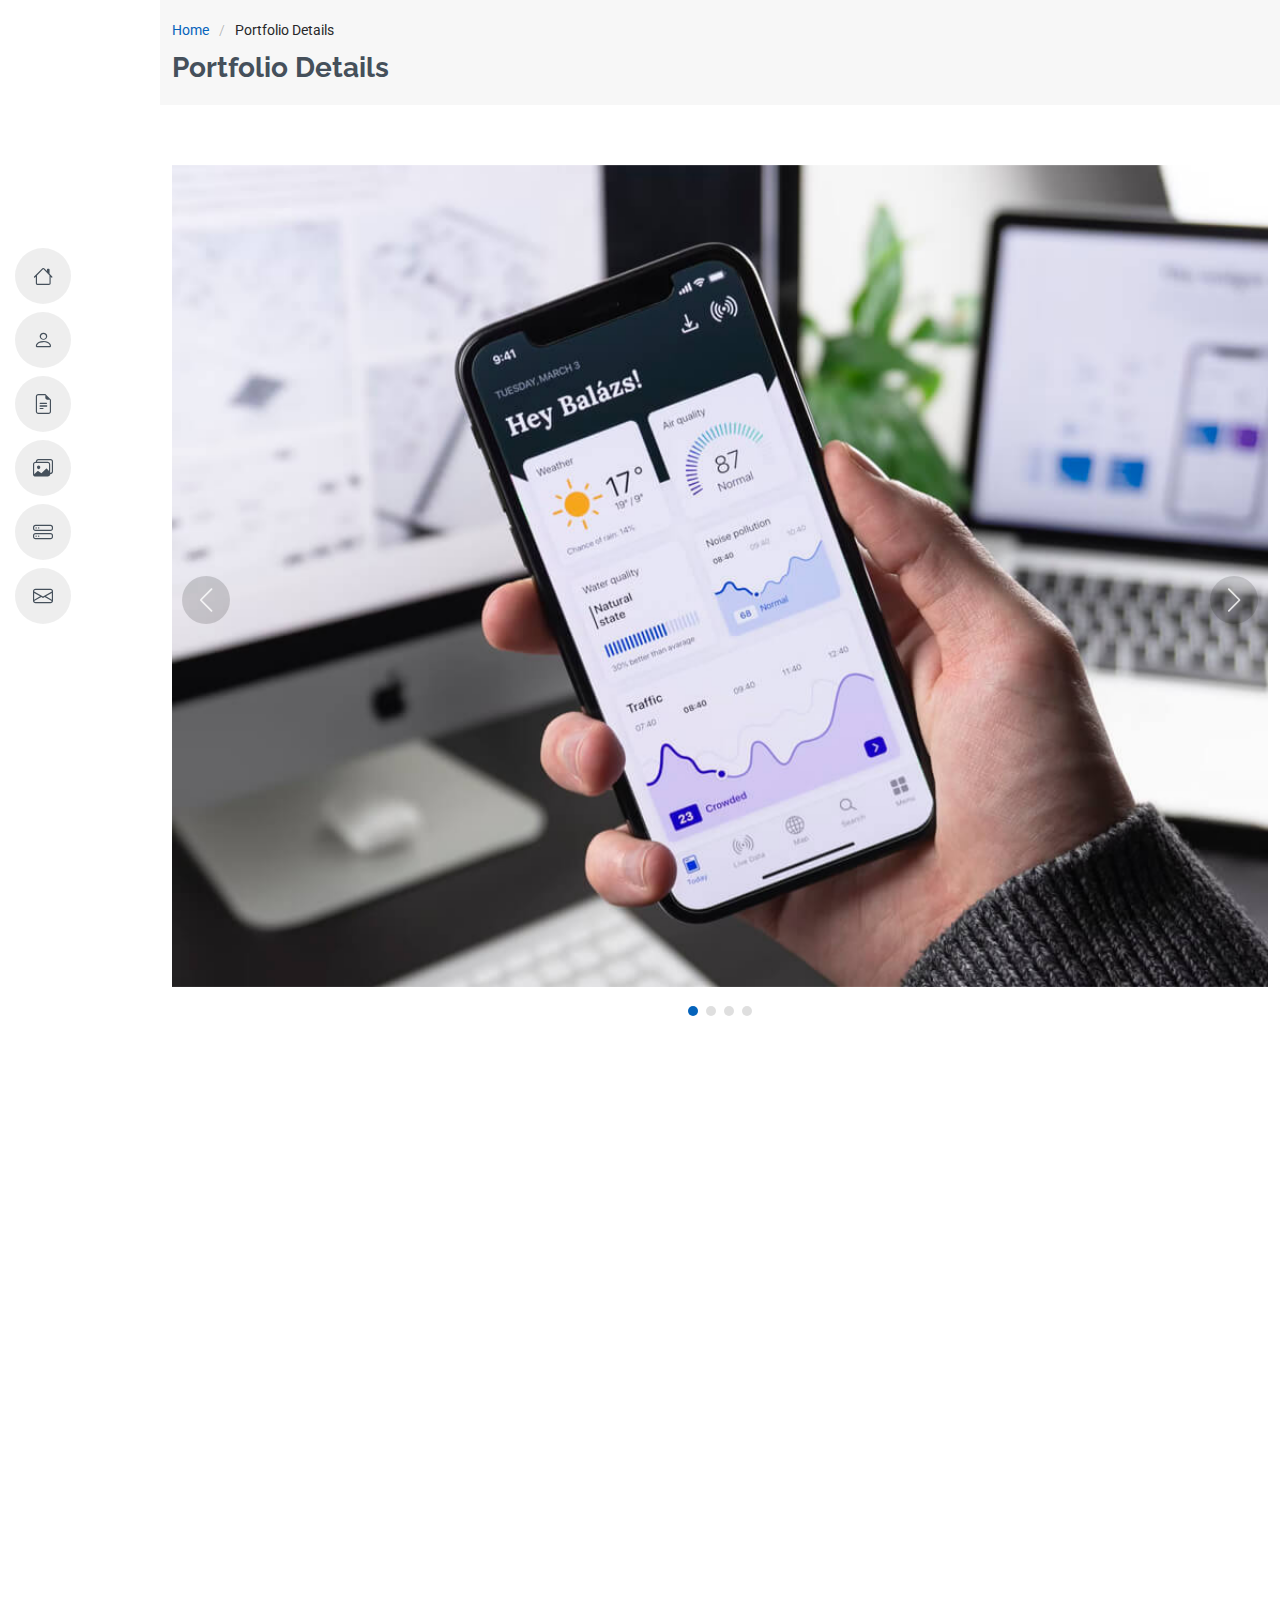
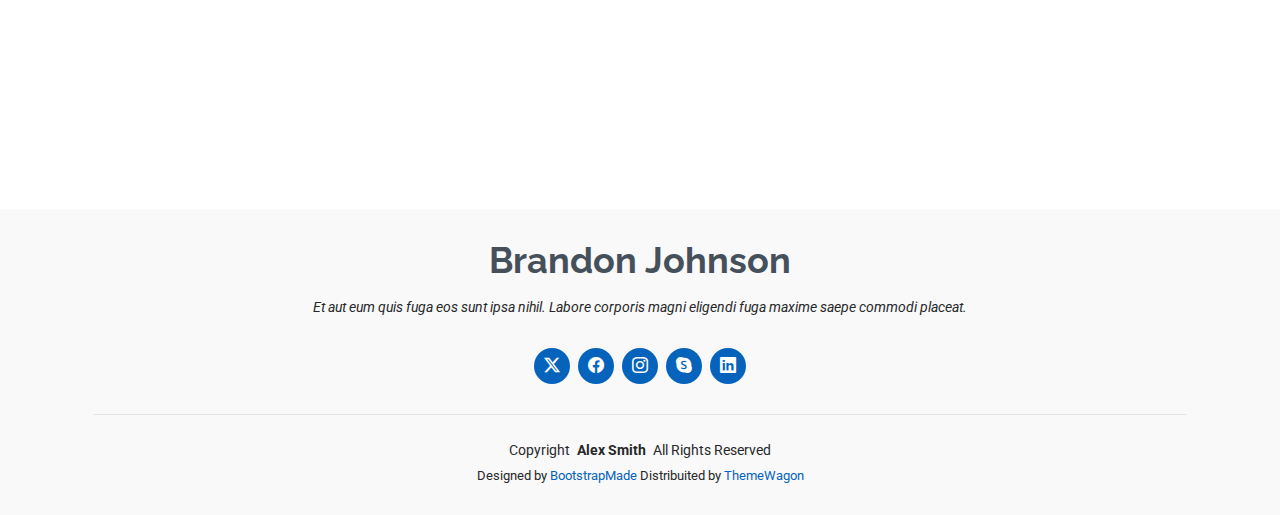
<file: portfolio-details.html>
<!DOCTYPE html>
<html lang="en">

<head>
  <meta charset="utf-8">
  <meta content="width=device-width, initial-scale=1.0" name="viewport">
  <title>Portfolio Details - MyResume Bootstrap Template</title>
  <meta content="" name="description">
  <meta content="" name="keywords">

  <!-- Favicons -->
  <link href="assets/img/favicon.png" rel="icon">
  <link href="assets/img/apple-touch-icon.png" rel="apple-touch-icon">

  <!-- Fonts -->
  <link href="https://fonts.googleapis.com" rel="preconnect">
  <link href="https://fonts.gstatic.com" rel="preconnect" crossorigin>
  <link href="https://fonts.googleapis.com/css2?family=Roboto:ital,wght@0,100;0,300;0,400;0,500;0,700;0,900;1,100;1,300;1,400;1,500;1,700;1,900&family=Poppins:ital,wght@0,100;0,200;0,300;0,400;0,500;0,600;0,700;0,800;0,900;1,100;1,200;1,300;1,400;1,500;1,600;1,700;1,800;1,900&family=Raleway:ital,wght@0,100;0,200;0,300;0,400;0,500;0,600;0,700;0,800;0,900;1,100;1,200;1,300;1,400;1,500;1,600;1,700;1,800;1,900&display=swap" rel="stylesheet">

  <!-- Vendor CSS Files -->
  <link href="assets/vendor/bootstrap/css/bootstrap.min.css" rel="stylesheet">
  <link href="assets/vendor/bootstrap-icons/bootstrap-icons.css" rel="stylesheet">
  <link href="assets/vendor/aos/aos.css" rel="stylesheet">
  <link href="assets/vendor/glightbox/css/glightbox.min.css" rel="stylesheet">
  <link href="assets/vendor/swiper/swiper-bundle.min.css" rel="stylesheet">

  <!-- Main CSS File -->
  <link href="assets/css/main.css" rel="stylesheet">

  <!-- =======================================================
  * Template Name: MyResume
  * Template URL: https://bootstrapmade.com/free-html-bootstrap-template-my-resume/
  * Updated: Jun 29 2024 with Bootstrap v5.3.3
  * Author: BootstrapMade.com
  * License: https://bootstrapmade.com/license/
  ======================================================== -->
</head>

<body class="portfolio-details-page">

  <header id="header" class="header d-flex flex-column justify-content-center">

    <i class="header-toggle d-xl-none bi bi-list"></i>

    <nav id="navmenu" class="navmenu">
      <ul>
        <li><a href="#hero"><i class="bi bi-house navicon"></i><span>Home</span></a></li>
        <li><a href="#about"><i class="bi bi-person navicon"></i><span>About</span></a></li>
        <li><a href="#resume"><i class="bi bi-file-earmark-text navicon"></i><span>Resume</span></a></li>
        <li><a href="#portfolio"><i class="bi bi-images navicon"></i><span>Portfolio</span></a></li>
        <li><a href="#services"><i class="bi bi-hdd-stack navicon"></i><span>Services</span></a></li>
        <li><a href="#contact"><i class="bi bi-envelope navicon"></i><span>Contact</span></a></li>
      </ul>
    </nav>

  </header>

  <main class="main">

    <!-- Page Title -->
    <div class="page-title" data-aos="fade">
      <div class="container">
        <nav class="breadcrumbs">
          <ol>
            <li><a href="index.html">Home</a></li>
            <li class="current">Portfolio Details</li>
          </ol>
        </nav>
        <h1>Portfolio Details</h1>
      </div>
    </div><!-- End Page Title -->

    <!-- Portfolio Details Section -->
    <section id="portfolio-details" class="portfolio-details section">

      <div class="container" data-aos="fade-up">

        <div class="portfolio-details-slider swiper init-swiper">
          <script type="application/json" class="swiper-config">
            {
              "loop": true,
              "speed": 600,
              "autoplay": {
                "delay": 5000
              },
              "slidesPerView": "auto",
              "navigation": {
                "nextEl": ".swiper-button-next",
                "prevEl": ".swiper-button-prev"
              },
              "pagination": {
                "el": ".swiper-pagination",
                "type": "bullets",
                "clickable": true
              }
            }
          </script>
          <div class="swiper-wrapper align-items-center">

            <div class="swiper-slide">
              <img src="assets/img/portfolio/app-1.jpg" alt="">
            </div>

            <div class="swiper-slide">
              <img src="assets/img/portfolio/product-1.jpg" alt="">
            </div>

            <div class="swiper-slide">
              <img src="assets/img/portfolio/branding-1.jpg" alt="">
            </div>

            <div class="swiper-slide">
              <img src="assets/img/portfolio/books-1.jpg" alt="">
            </div>

          </div>
          <div class="swiper-button-prev"></div>
          <div class="swiper-button-next"></div>
          <div class="swiper-pagination"></div>
        </div>

        <div class="row justify-content-between gy-4 mt-4">

          <div class="col-lg-8" data-aos="fade-up">
            <div class="portfolio-description">
              <h2>This is an example of portfolio details</h2>
              <p>
                Autem ipsum nam porro corporis rerum. Quis eos dolorem eos itaque inventore commodi labore quia quia. Exercitationem repudiandae officiis neque suscipit non officia eaque itaque enim. Voluptatem officia accusantium nesciunt est omnis tempora consectetur dignissimos. Sequi nulla at esse enim cum deserunt eius.
              </p>
              <p>
                Amet consequatur qui dolore veniam voluptatem voluptatem sit. Non aspernatur atque natus ut cum nam et. Praesentium error dolores rerum minus sequi quia veritatis eum. Eos et doloribus doloremque nesciunt molestiae laboriosam.
              </p>

              <div class="testimonial-item">
                <p>
                  <i class="bi bi-quote quote-icon-left"></i>
                  <span>Export tempor illum tamen malis malis eram quae irure esse labore quem cillum quid cillum eram malis quorum velit fore eram velit sunt aliqua noster fugiat irure amet legam anim culpa.</span>
                  <i class="bi bi-quote quote-icon-right"></i>
                </p>
                <div>
                  <img src="assets/img/testimonials/testimonials-2.jpg" class="testimonial-img" alt="">
                  <h3>Sara Wilsson</h3>
                  <h4>Designer</h4>
                </div>
              </div>

              <p>
                Impedit ipsum quae et aliquid doloribus et voluptatem quasi. Perspiciatis occaecati earum et magnam animi. Quibusdam non qui ea vitae suscipit vitae sunt. Repudiandae incidunt cumque minus deserunt assumenda tempore. Delectus voluptas necessitatibus est.
              </p>

              <p>
                Sunt voluptatum sapiente facilis quo odio aut ipsum repellat debitis. Molestiae et autem libero. Explicabo et quod necessitatibus similique quis dolor eum. Numquam eaque praesentium rem et qui nesciunt.
              </p>

            </div>
          </div>

          <div class="col-lg-3" data-aos="fade-up" data-aos-delay="100">
            <div class="portfolio-info">
              <h3>Project information</h3>
              <ul>
                <li><strong>Category</strong> Web design</li>
                <li><strong>Client</strong> ASU Company</li>
                <li><strong>Project date</strong> 01 March, 2020</li>
                <li><strong>Project URL</strong> <a href="#">www.example.com</a></li>
                <li><a href="#" class="btn-visit align-self-start">Visit Website</a></li>
              </ul>
            </div>
          </div>

        </div>

      </div>

    </section><!-- /Portfolio Details Section -->

  </main>

  <footer id="footer" class="footer position-relative light-background">
    <div class="container">
      <h3 class="sitename">Brandon Johnson</h3>
      <p>Et aut eum quis fuga eos sunt ipsa nihil. Labore corporis magni eligendi fuga maxime saepe commodi placeat.</p>
      <div class="social-links d-flex justify-content-center">
        <a href=""><i class="bi bi-twitter-x"></i></a>
        <a href=""><i class="bi bi-facebook"></i></a>
        <a href=""><i class="bi bi-instagram"></i></a>
        <a href=""><i class="bi bi-skype"></i></a>
        <a href=""><i class="bi bi-linkedin"></i></a>
      </div>
      <div class="container">
        <div class="copyright">
          <span>Copyright</span> <strong class="px-1 sitename">Alex Smith</strong> <span>All Rights Reserved</span>
        </div>
        <div class="credits">
          <!-- All the links in the footer should remain intact. -->
          <!-- You can delete the links only if you've purchased the pro version. -->
          <!-- Licensing information: https://bootstrapmade.com/license/ -->
          <!-- Purchase the pro version with working PHP/AJAX contact form: [buy-url] -->
          Designed by <a href="https://bootstrapmade.com/">BootstrapMade</a> Distribuited by <a href="https://themewagon.com">ThemeWagon</a>
        </div>
      </div>
    </div>
  </footer>

  <!-- Scroll Top -->
  <a href="#" id="scroll-top" class="scroll-top d-flex align-items-center justify-content-center"><i class="bi bi-arrow-up-short"></i></a>

  <!-- Preloader -->
  <div id="preloader"></div>

  <!-- Vendor JS Files -->
  <script src="assets/vendor/bootstrap/js/bootstrap.bundle.min.js"></script>
  <script src="assets/vendor/php-email-form/validate.js"></script>
  <script src="assets/vendor/aos/aos.js"></script>
  <script src="assets/vendor/typed.js/typed.umd.js"></script>
  <script src="assets/vendor/purecounter/purecounter_vanilla.js"></script>
  <script src="assets/vendor/waypoints/noframework.waypoints.js"></script>
  <script src="assets/vendor/glightbox/js/glightbox.min.js"></script>
  <script src="assets/vendor/imagesloaded/imagesloaded.pkgd.min.js"></script>
  <script src="assets/vendor/isotope-layout/isotope.pkgd.min.js"></script>
  <script src="assets/vendor/swiper/swiper-bundle.min.js"></script>

  <!-- Main JS File -->
  <script src="assets/js/main.js"></script>

</body>

</html>
</file>
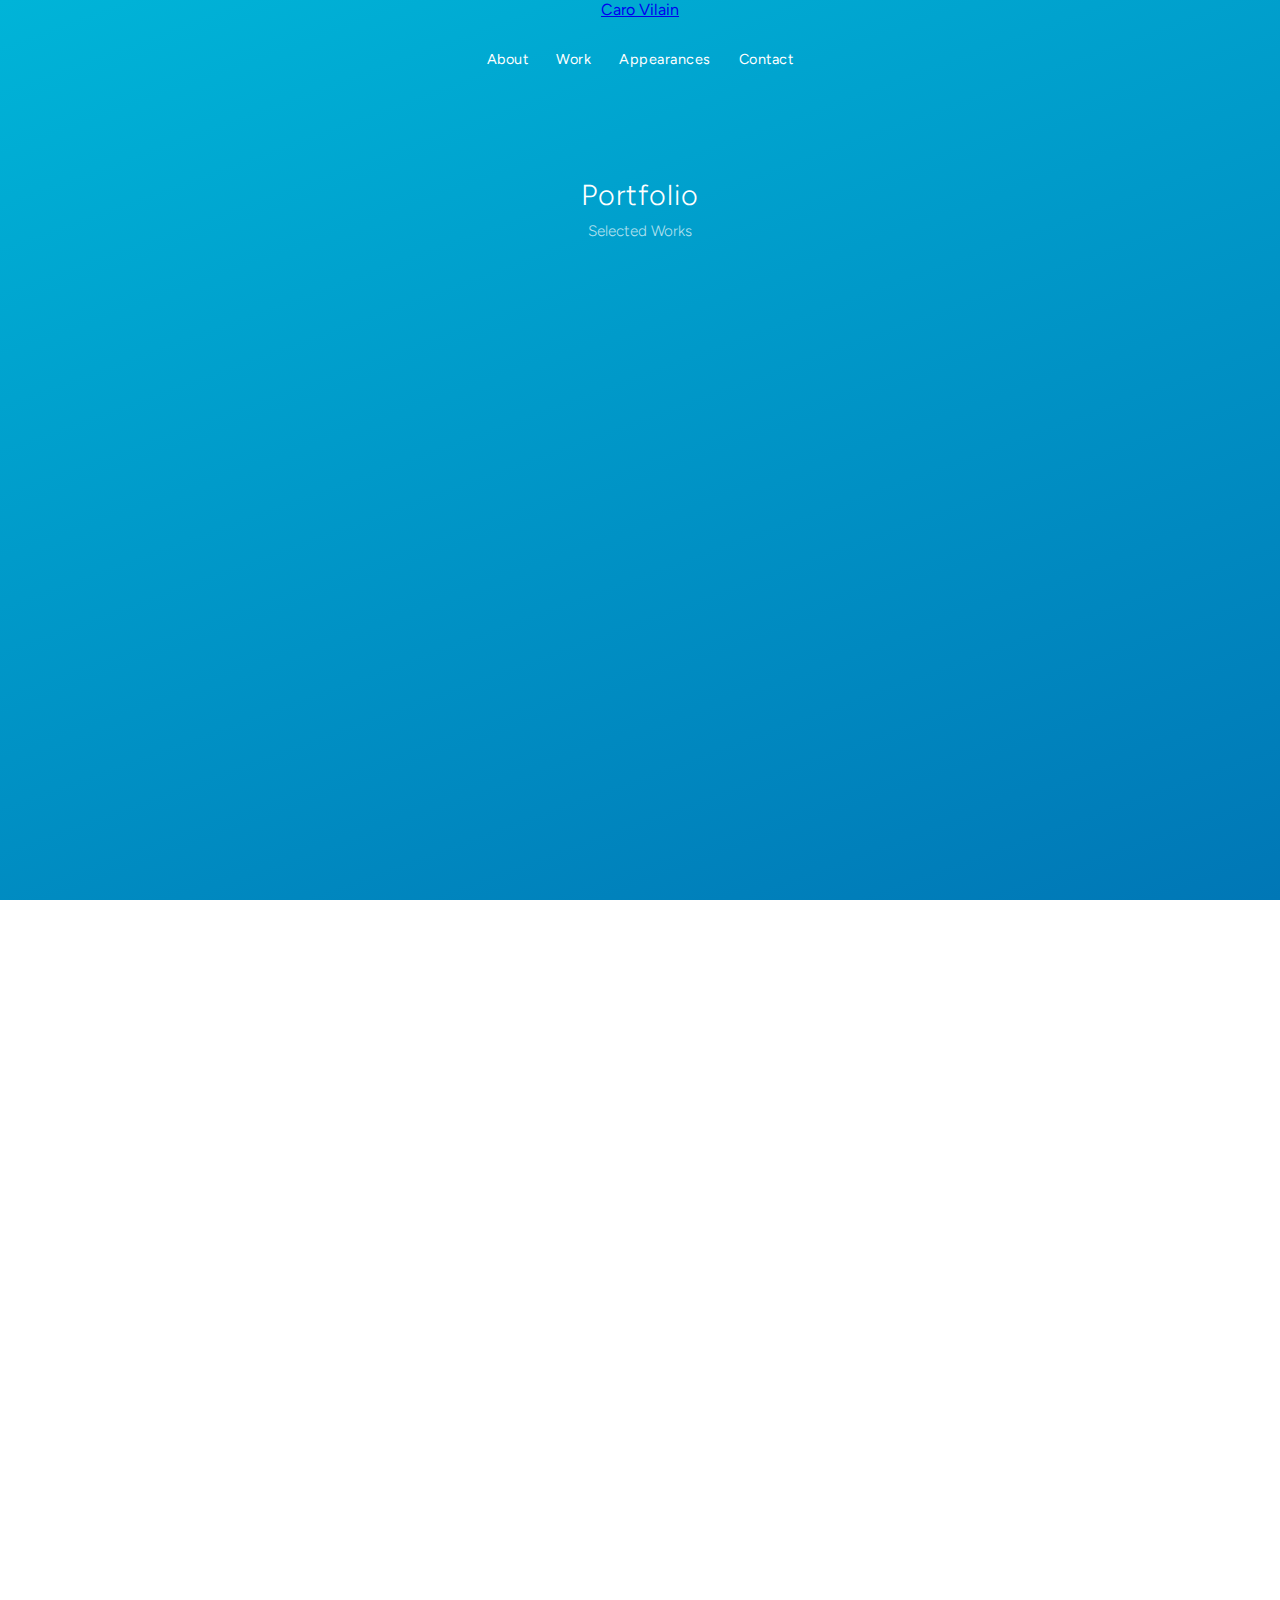
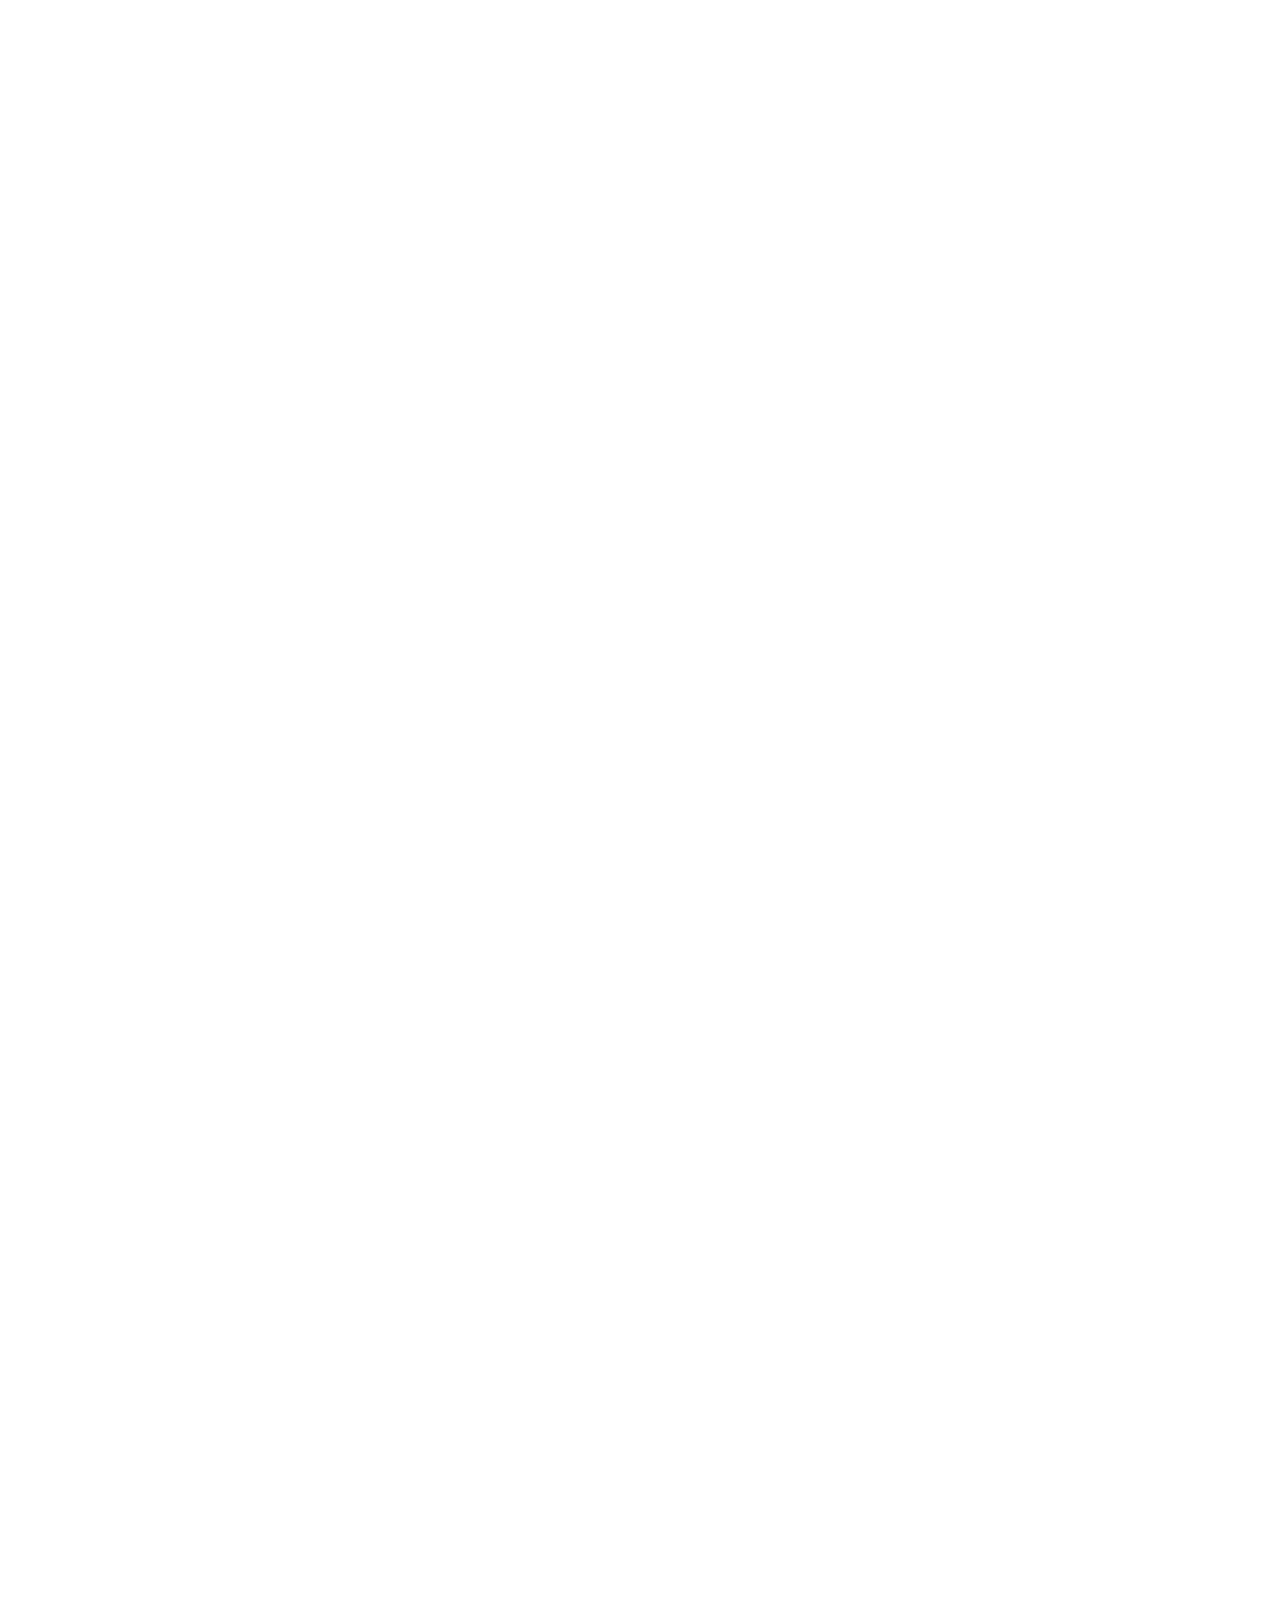
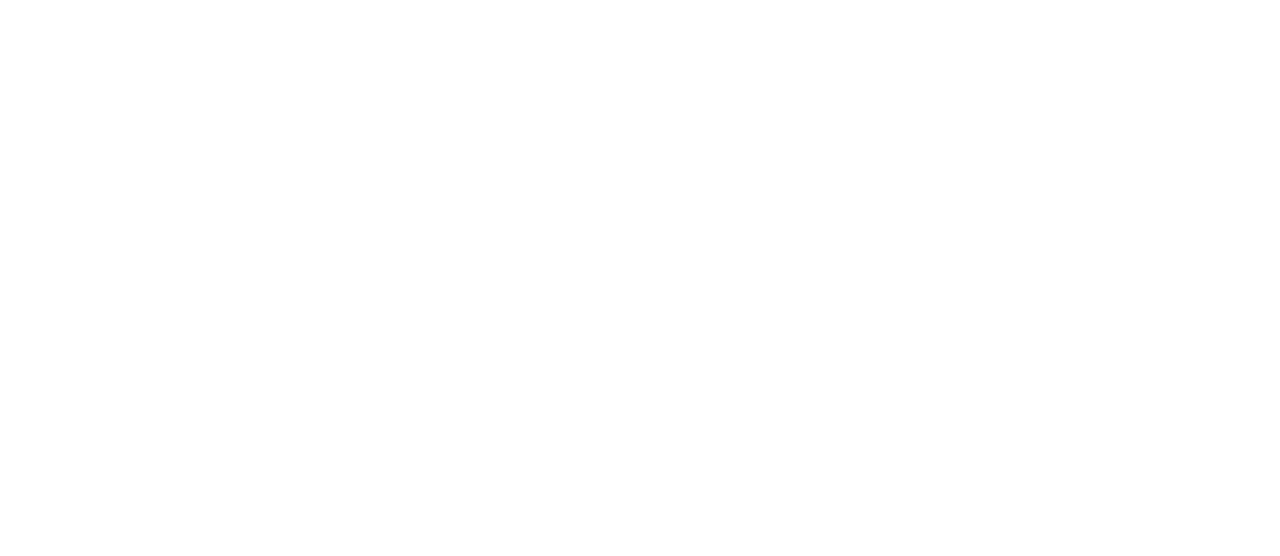
<file: portfolio.html>
<!DOCTYPE html>
<html lang="en">
<head>
  <!-- Google tag (gtag.js) -->
<script async src="https://www.googletagmanager.com/gtag/js?id=G-5P8RHDNV4W"></script>
<script>
  window.dataLayer = window.dataLayer || [];
  function gtag(){dataLayer.push(arguments);}
  gtag('js', new Date());

  gtag('config', 'G-5P8RHDNV4W');
</script>

  <meta charset="UTF-8">
  <meta name="viewport" content="width=device-width, initial-scale=1.0">
  <title>Portfolio | Caro Vilain</title>
  
  <link rel="preconnect" href="https://fonts.googleapis.com">
  <link rel="preconnect" href="https://fonts.gstatic.com" crossorigin>
  <link href="https://fonts.googleapis.com/css2?family=Figtree:wght@300;400&display=swap" rel="stylesheet">
  
  <link rel="stylesheet" href="style.css">

  <style>
    .content { 
      margin-top: 60px; 
      padding: 20px; 
      max-width: 1200px; 
      width: 95%; 
      margin-left: auto; 
      margin-right: auto; 
    }
    h1 { font-weight: 300; font-size: 1.8rem; margin: 0 0 10px 0; letter-spacing: 1px; }
    .subtitle { color: rgba(255, 255, 255, 0.7); font-weight: 300; margin-bottom: 60px; font-size: 0.95rem; display: block; }

    /* The Grid Strategy */
    .portfolio-grid {
      display: grid;
      grid-template-columns: repeat(6, 1fr); 
      gap: 60px 30px;
    }

    .project { text-align: left; grid-column: span 3; } /* Default 2-per-row */

    /* Row 1: Featured */
    .project.featured {
      grid-column: span 6; 
      margin-bottom: 20px;
    }

    /* Row 2: 3 Vertical Videos */
    .project.vertical {
      grid-column: span 2;
    }

    /* Row 3: 2 Horizontal Videos */
    .project.horizontal {
      grid-column: span 3;
    }

    /* Mobile handling */
    @media (max-width: 768px) {
      .portfolio-grid { grid-template-columns: 1fr; }
      .project.featured, .project.vertical, .project.horizontal, .project { 
        grid-column: span 1; 
      }
    }

    .project-title {
      font-size: 0.9rem;
      font-weight: 400;
      letter-spacing: 1px;
      text-transform: uppercase;
      display: block;
      margin-bottom: 5px;
    }

    .project-desc {
      font-size: 0.8rem;
      color: rgba(255, 255, 255, 0.6);
      font-weight: 300;
      line-height: 1.4;
    }

    iframe { border: none; position: absolute; top: 0; left: 0; height: 100%; width: 100%; }
  </style>
</head>
<body>
  <a href="about.html" class="sticky-name">Caro Vilain</a>
  <nav style="display: block; position: relative;">
    <a href="about.html">About</a>
    <a href="portfolio.html">Work</a>
    <a href="appearances.html">Appearances</a>
    <a href="contact.html">Contact</a>
  </nav>

  <div class="content">
    <h1>Portfolio</h1>
    <span class="subtitle">Selected Works</span>
    
    <div class="portfolio-grid">
      
      <div class="project featured">
        <div style="position:relative; padding-top: 56.25%;">
          <iframe loading="lazy" title="City of Santa Monica"
            src="https://play.gumlet.io/embed/69827d07924a60df4b84cbd9?background=false&autoplay=false&loop=false&disableControls=false"
            referrerpolicy="origin" allow="accelerometer; gyroscope; autoplay; encrypted-media; picture-in-picture; fullscreen;">
          </iframe>
        </div>
        <div class="project-info" style="margin-top: 10px;">
          <span class="project-title" style="font-weight: bold;">City of Santa Monica</span>
          <span class="project-desc">
            Creative Direction | Production | Editing<br>
            Celebrating 10 years of infrastructure progress, highlighting active mobility and urban accessibility.
          </span>
        </div>
      </div>

         <div class="project vertical">
<div style="position:relative;aspect-ratio:9/16;">
      <iframe
            loading="lazy" title="Gumlet video player"
            src="https://play.gumlet.io/embed/69d67d2279cd218090e55871?background=false&autoplay=false&loop=false&disable_player_controls=false"
            style="border:none; position: absolute; top: 0; left: 0; height: 100%; width: 100%;"
          referrerpolicy="origin"
          allow="accelerometer; gyroscope; autoplay; encrypted-media; picture-in-picture; fullscreen;clipboard-write;">
          </iframe>
    </div>
        <div class="project-info" style="margin-top: 10px;">
          <span class="project-title" style="font-weight: bold;">Streets For All | NRDC</span>
          <span class="project-desc">
            Editing | Graphics<br>
            Local Project Advocacy
          </span>
        </div>
      </div>

      <div class="project vertical">
        <div style="position:relative; width:100%; padding-top: 177.77%;">
          <iframe loading="lazy" title="Webtoon Promotion"
            src="https://play.gumlet.io/embed/69827d07924a60df4b84cbd4?background=false&autoplay=false&loop=false&disableControls=false"
            referrerpolicy="origin" allow="accelerometer; gyroscope; autoplay; encrypted-media; picture-in-picture; fullscreen;">
          </iframe>
        </div>
        <div class="project-info" style="margin-top: 10px;">
          <span class="project-title" style="font-weight: bold;">Webtoon</span>
          <span class="project-desc">
            Editing | Motion Graphics<br>
            Promotion of the Creator Residency Program
          </span>
        </div>
      </div>

   

      <div class="project vertical">
        <div style="position:relative; width:100%; padding-top: 177.77%;">
          <iframe loading="lazy" title="Bubba Fish"
            src="https://play.gumlet.io/embed/698299f84db88a967fb73e7d?background=false&autoplay=false&loop=false&disableControls=false"
            referrerpolicy="origin" allow="accelerometer; gyroscope; autoplay; encrypted-media; picture-in-picture; fullscreen;">
          </iframe>
        </div>
        <div class="project-info" style="margin-top: 10px;">
          <span class="project-title" style="font-weight: bold;">Bubba Fish for City Council</span>
          <span class="project-desc">
             Editing<br>
            Social Media Campaign for the 2024 Election
          </span>
        </div>
      </div>

      <div class="project horizontal">
        <div style="position:relative; width:100%; padding-top: 56.25%;">
          <iframe loading="lazy" title="Sony PlayStation Studios"
            src="https://play.gumlet.io/embed/69827d074db88a967fb42966?background=false&autoplay=false&loop=false&disableControls=false"
            referrerpolicy="origin" allow="accelerometer; gyroscope; autoplay; encrypted-media; picture-in-picture; fullscreen;">
          </iframe>
        </div>
        <div class="project-info" style="margin-top: 10px;">
          <span class="project-title" style="font-weight: bold;">Sony</span>
          <span class="project-desc">
            Editing<br>
            Profiles of PlayStation studios from around the world.
          </span>
        </div>
      </div>

      <div class="project horizontal">
        <div style="position:relative; width:100%; padding-top: 56.25%;">
          <iframe loading="lazy" title="Paramount - Sonic"
            src="https://play.gumlet.io/embed/6982a0d84db88a967fb7f607?background=false&autoplay=false&loop=false&disableControls=false"
            referrerpolicy="origin" allow="accelerometer; gyroscope; autoplay; encrypted-media; picture-in-picture; fullscreen;">
          </iframe>
        </div>
        <div class="project-info" style="margin-top: 10px;">
          <span class="project-title" style="font-weight: bold;">GoSaMo</span>
          <span class="project-desc">
            Motion Graphics<br>
          Transportation Options Awareness for News Employees
          </span>
        </div>
      </div>


      <div class="project vertical">
        <div style="position:relative; width:100%; padding-top: 177.77%;">
          <iframe loading="lazy" title="Big Blue Bus"
            src="https://play.gumlet.io/embed/69827e7e924a60df4b84f4e8?background=false&autoplay=false&loop=false&disableControls=false"
            referrerpolicy="origin" allow="accelerometer; gyroscope; autoplay; encrypted-media; picture-in-picture; fullscreen;">
          </iframe>
        </div>
        <div class="project-info" style="margin-top: 10px;">
          <span class="project-title" style="font-weight: bold;">Big Blue Bus</span>
          <span class="project-desc">
            Creative Direction | Editing<br>
            Celebrating Bike Month 2025
          </span>
        </div>
      </div>

      <div class="project vertical">
        <div style="position:relative; width:100%; padding-top: 177.77%;">
          <iframe loading="lazy" title="Santa Monica Forward"
            src="https://play.gumlet.io/embed/69828b4a4db88a967fb5aeb9?background=false&autoplay=false&loop=false&disableControls=false"
            referrerpolicy="origin" allow="accelerometer; gyroscope; autoplay; encrypted-media; picture-in-picture; fullscreen;">
          </iframe>
        </div>
        <div class="project-info" style="margin-top: 10px;">
          <span class="project-title" style="font-weight: bold;">Santa Monica Forward</span>
          <span class="project-desc">
            Creative Direction | Editing<br>
            Social Media Campaign to promote a local advocacy organization
          </span>
        </div>
      </div>

      <div class="project vertical">
        <div style="position:relative; width:100%; padding-top: 177.77%;">
          <iframe loading="lazy" title="Lumos Partnership"
            src="https://play.gumlet.io/embed/69828d17924a60df4b86816c?background=false&autoplay=false&loop=false&disableControls=false"
            referrerpolicy="origin" allow="accelerometer; gyroscope; autoplay; encrypted-media; picture-in-picture; fullscreen;">
          </iframe>
        </div>
        <div class="project-info" style="margin-top: 10px;">
          <span class="project-title" style="font-weight: bold;">Lumos</span>
          <span class="project-desc">
            Creative Direction | Editing<br>
            Social Media Partnership
          </span>
        </div>
      </div>

         <div class="project horizontal">
        <div style="position:relative; width:100%; padding-top: 56.25%;">
          <iframe loading="lazy" title="Paramount - Sonic"
            src="https://play.gumlet.io/embed/69827d07742559dc5aa5b4ae?background=false&autoplay=false&loop=false&disableControls=false"
            referrerpolicy="origin" allow="accelerometer; gyroscope; autoplay; encrypted-media; picture-in-picture; fullscreen;">
          </iframe>
        </div>
        <div class="project-info" style="margin-top: 10px;">
          <span class="project-title" style="font-weight: bold;">Paramount Studios</span>
          <span class="project-desc">
            Editing | Motion Graphics<br>
            Promotion of the Sonic the Hedgehog movies.
          </span>
        </div>
      </div>

      <div class="project horizontal">
        <div style="position:relative; width:100%; padding-top: 56.25%;">
          <iframe loading="lazy" title="Google Global Keynote"
            src="https://play.gumlet.io/embed/69827d07924a60df4b84cbd7?background=false&autoplay=false&loop=false&disableControls=false"
            referrerpolicy="origin" allow="accelerometer; gyroscope; autoplay; encrypted-media; picture-in-picture; fullscreen;">
          </iframe>
        </div>
        <div class="project-info" style="margin-top: 10px;">
          <span class="project-title" style="font-weight: bold;">Google</span>
          <span class="project-desc">
            Motion Graphics<br>
            Graphics Presentation for Google's Global Keynote.
          </span>
        </div>
      </div>



    </div>
  </div>
  
  <footer>
    <div class="footer-line"></div>
    <p>© 2026 Caro Vilain</p>
  </footer>
</body>
</html>
</file>
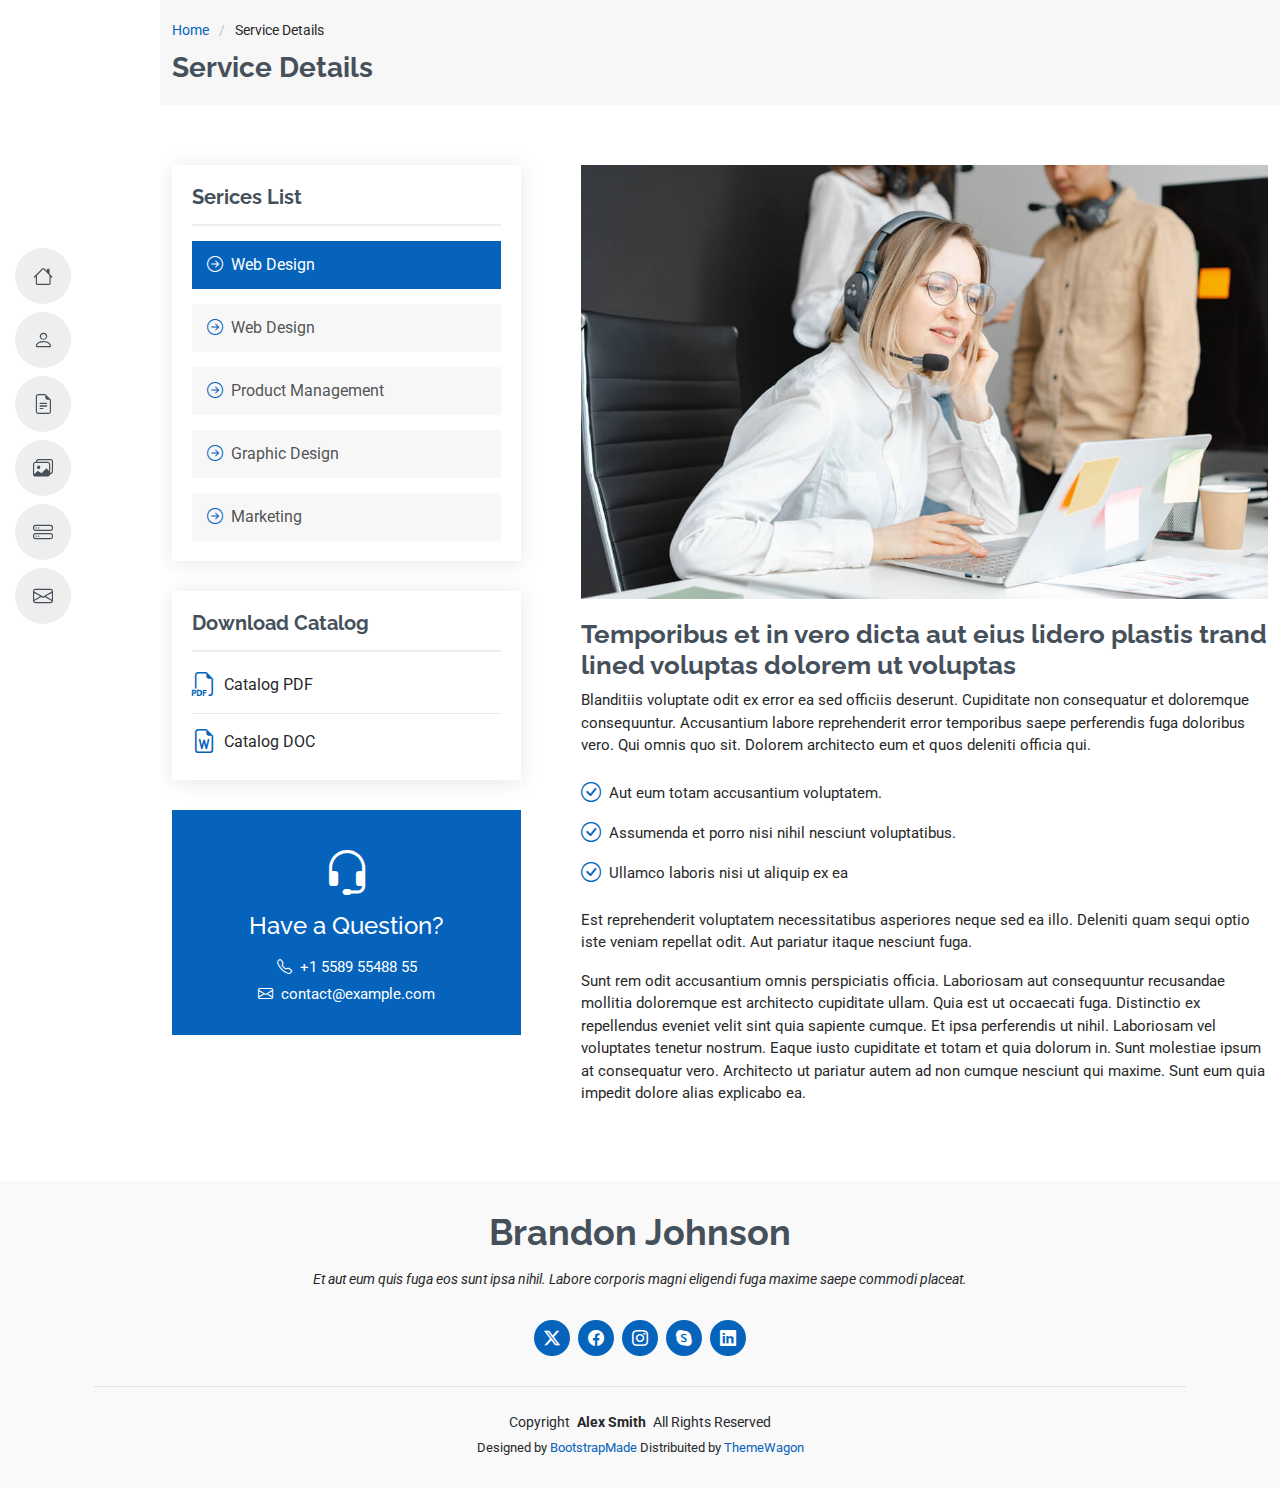
<file: service-details.html>
<!DOCTYPE html>
<html lang="en">

<head>
  <meta charset="utf-8">
  <meta content="width=device-width, initial-scale=1.0" name="viewport">
  <title>Service Details - MyResume Bootstrap Template</title>
  <meta content="" name="description">
  <meta content="" name="keywords">

  <!-- Favicons -->
  <link href="assets/img/favicon.png" rel="icon">
  <link href="assets/img/apple-touch-icon.png" rel="apple-touch-icon">

  <!-- Fonts -->
  <link href="https://fonts.googleapis.com" rel="preconnect">
  <link href="https://fonts.gstatic.com" rel="preconnect" crossorigin>
  <link href="https://fonts.googleapis.com/css2?family=Roboto:ital,wght@0,100;0,300;0,400;0,500;0,700;0,900;1,100;1,300;1,400;1,500;1,700;1,900&family=Poppins:ital,wght@0,100;0,200;0,300;0,400;0,500;0,600;0,700;0,800;0,900;1,100;1,200;1,300;1,400;1,500;1,600;1,700;1,800;1,900&family=Raleway:ital,wght@0,100;0,200;0,300;0,400;0,500;0,600;0,700;0,800;0,900;1,100;1,200;1,300;1,400;1,500;1,600;1,700;1,800;1,900&display=swap" rel="stylesheet">

  <!-- Vendor CSS Files -->
  <link href="assets/vendor/bootstrap/css/bootstrap.min.css" rel="stylesheet">
  <link href="assets/vendor/bootstrap-icons/bootstrap-icons.css" rel="stylesheet">
  <link href="assets/vendor/aos/aos.css" rel="stylesheet">
  <link href="assets/vendor/glightbox/css/glightbox.min.css" rel="stylesheet">
  <link href="assets/vendor/swiper/swiper-bundle.min.css" rel="stylesheet">

  <!-- Main CSS File -->
  <link href="assets/css/main.css" rel="stylesheet">

  <!-- =======================================================
  * Template Name: MyResume
  * Template URL: https://bootstrapmade.com/free-html-bootstrap-template-my-resume/
  * Updated: Jun 29 2024 with Bootstrap v5.3.3
  * Author: BootstrapMade.com
  * License: https://bootstrapmade.com/license/
  ======================================================== -->
</head>

<body class="service-details-page">

  <header id="header" class="header d-flex flex-column justify-content-center">

    <i class="header-toggle d-xl-none bi bi-list"></i>

    <nav id="navmenu" class="navmenu">
      <ul>
        <li><a href="#hero"><i class="bi bi-house navicon"></i><span>Home</span></a></li>
        <li><a href="#about"><i class="bi bi-person navicon"></i><span>About</span></a></li>
        <li><a href="#resume"><i class="bi bi-file-earmark-text navicon"></i><span>Resume</span></a></li>
        <li><a href="#portfolio"><i class="bi bi-images navicon"></i><span>Portfolio</span></a></li>
        <li><a href="#services"><i class="bi bi-hdd-stack navicon"></i><span>Services</span></a></li>
        <li><a href="#contact"><i class="bi bi-envelope navicon"></i><span>Contact</span></a></li>
      </ul>
    </nav>

  </header>

  <main class="main">

    <!-- Page Title -->
    <div class="page-title" data-aos="fade">
      <div class="container">
        <nav class="breadcrumbs">
          <ol>
            <li><a href="index.html">Home</a></li>
            <li class="current">Service Details</li>
          </ol>
        </nav>
        <h1>Service Details</h1>
      </div>
    </div><!-- End Page Title -->

    <!-- Service Details Section -->
    <section id="service-details" class="service-details section">

      <div class="container">

        <div class="row gy-5">

          <div class="col-lg-4" data-aos="fade-up" data-aos-delay="100">

            <div class="service-box">
              <h4>Serices List</h4>
              <div class="services-list">
                <a href="#" class="active"><i class="bi bi-arrow-right-circle"></i><span>Web Design</span></a>
                <a href="#"><i class="bi bi-arrow-right-circle"></i><span>Web Design</span></a>
                <a href="#"><i class="bi bi-arrow-right-circle"></i><span>Product Management</span></a>
                <a href="#"><i class="bi bi-arrow-right-circle"></i><span>Graphic Design</span></a>
                <a href="#"><i class="bi bi-arrow-right-circle"></i><span>Marketing</span></a>
              </div>
            </div><!-- End Services List -->

            <div class="service-box">
              <h4>Download Catalog</h4>
              <div class="download-catalog">
                <a href="#"><i class="bi bi-filetype-pdf"></i><span>Catalog PDF</span></a>
                <a href="#"><i class="bi bi-file-earmark-word"></i><span>Catalog DOC</span></a>
              </div>
            </div><!-- End Services List -->

            <div class="help-box d-flex flex-column justify-content-center align-items-center">
              <i class="bi bi-headset help-icon"></i>
              <h4>Have a Question?</h4>
              <p class="d-flex align-items-center mt-2 mb-0"><i class="bi bi-telephone me-2"></i> <span>+1 5589 55488 55</span></p>
              <p class="d-flex align-items-center mt-1 mb-0"><i class="bi bi-envelope me-2"></i> <a href="mailto:contact@example.com">contact@example.com</a></p>
            </div>

          </div>

          <div class="col-lg-8 ps-lg-5" data-aos="fade-up" data-aos-delay="200">
            <img src="assets/img/services.jpg" alt="" class="img-fluid services-img">
            <h3>Temporibus et in vero dicta aut eius lidero plastis trand lined voluptas dolorem ut voluptas</h3>
            <p>
              Blanditiis voluptate odit ex error ea sed officiis deserunt. Cupiditate non consequatur et doloremque consequuntur. Accusantium labore reprehenderit error temporibus saepe perferendis fuga doloribus vero. Qui omnis quo sit. Dolorem architecto eum et quos deleniti officia qui.
            </p>
            <ul>
              <li><i class="bi bi-check-circle"></i> <span>Aut eum totam accusantium voluptatem.</span></li>
              <li><i class="bi bi-check-circle"></i> <span>Assumenda et porro nisi nihil nesciunt voluptatibus.</span></li>
              <li><i class="bi bi-check-circle"></i> <span>Ullamco laboris nisi ut aliquip ex ea</span></li>
            </ul>
            <p>
              Est reprehenderit voluptatem necessitatibus asperiores neque sed ea illo. Deleniti quam sequi optio iste veniam repellat odit. Aut pariatur itaque nesciunt fuga.
            </p>
            <p>
              Sunt rem odit accusantium omnis perspiciatis officia. Laboriosam aut consequuntur recusandae mollitia doloremque est architecto cupiditate ullam. Quia est ut occaecati fuga. Distinctio ex repellendus eveniet velit sint quia sapiente cumque. Et ipsa perferendis ut nihil. Laboriosam vel voluptates tenetur nostrum. Eaque iusto cupiditate et totam et quia dolorum in. Sunt molestiae ipsum at consequatur vero. Architecto ut pariatur autem ad non cumque nesciunt qui maxime. Sunt eum quia impedit dolore alias explicabo ea.
            </p>
          </div>

        </div>

      </div>

    </section><!-- /Service Details Section -->

  </main>

  <footer id="footer" class="footer position-relative light-background">
    <div class="container">
      <h3 class="sitename">Brandon Johnson</h3>
      <p>Et aut eum quis fuga eos sunt ipsa nihil. Labore corporis magni eligendi fuga maxime saepe commodi placeat.</p>
      <div class="social-links d-flex justify-content-center">
        <a href=""><i class="bi bi-twitter-x"></i></a>
        <a href=""><i class="bi bi-facebook"></i></a>
        <a href=""><i class="bi bi-instagram"></i></a>
        <a href=""><i class="bi bi-skype"></i></a>
        <a href=""><i class="bi bi-linkedin"></i></a>
      </div>
      <div class="container">
        <div class="copyright">
          <span>Copyright</span> <strong class="px-1 sitename">Alex Smith</strong> <span>All Rights Reserved</span>
        </div>
        <div class="credits">
          <!-- All the links in the footer should remain intact. -->
          <!-- You can delete the links only if you've purchased the pro version. -->
          <!-- Licensing information: https://bootstrapmade.com/license/ -->
          <!-- Purchase the pro version with working PHP/AJAX contact form: [buy-url] -->
          Designed by <a href="https://bootstrapmade.com/">BootstrapMade</a> Distribuited by <a href="https://themewagon.com">ThemeWagon</a>
        </div>
      </div>
    </div>
  </footer>

  <!-- Scroll Top -->
  <a href="#" id="scroll-top" class="scroll-top d-flex align-items-center justify-content-center"><i class="bi bi-arrow-up-short"></i></a>

  <!-- Preloader -->
  <div id="preloader"></div>

  <!-- Vendor JS Files -->
  <script src="assets/vendor/bootstrap/js/bootstrap.bundle.min.js"></script>
  <script src="assets/vendor/php-email-form/validate.js"></script>
  <script src="assets/vendor/aos/aos.js"></script>
  <script src="assets/vendor/typed.js/typed.umd.js"></script>
  <script src="assets/vendor/purecounter/purecounter_vanilla.js"></script>
  <script src="assets/vendor/waypoints/noframework.waypoints.js"></script>
  <script src="assets/vendor/glightbox/js/glightbox.min.js"></script>
  <script src="assets/vendor/imagesloaded/imagesloaded.pkgd.min.js"></script>
  <script src="assets/vendor/isotope-layout/isotope.pkgd.min.js"></script>
  <script src="assets/vendor/swiper/swiper-bundle.min.js"></script>

  <!-- Main JS File -->
  <script src="assets/js/main.js"></script>

</body>

</html>
</file>
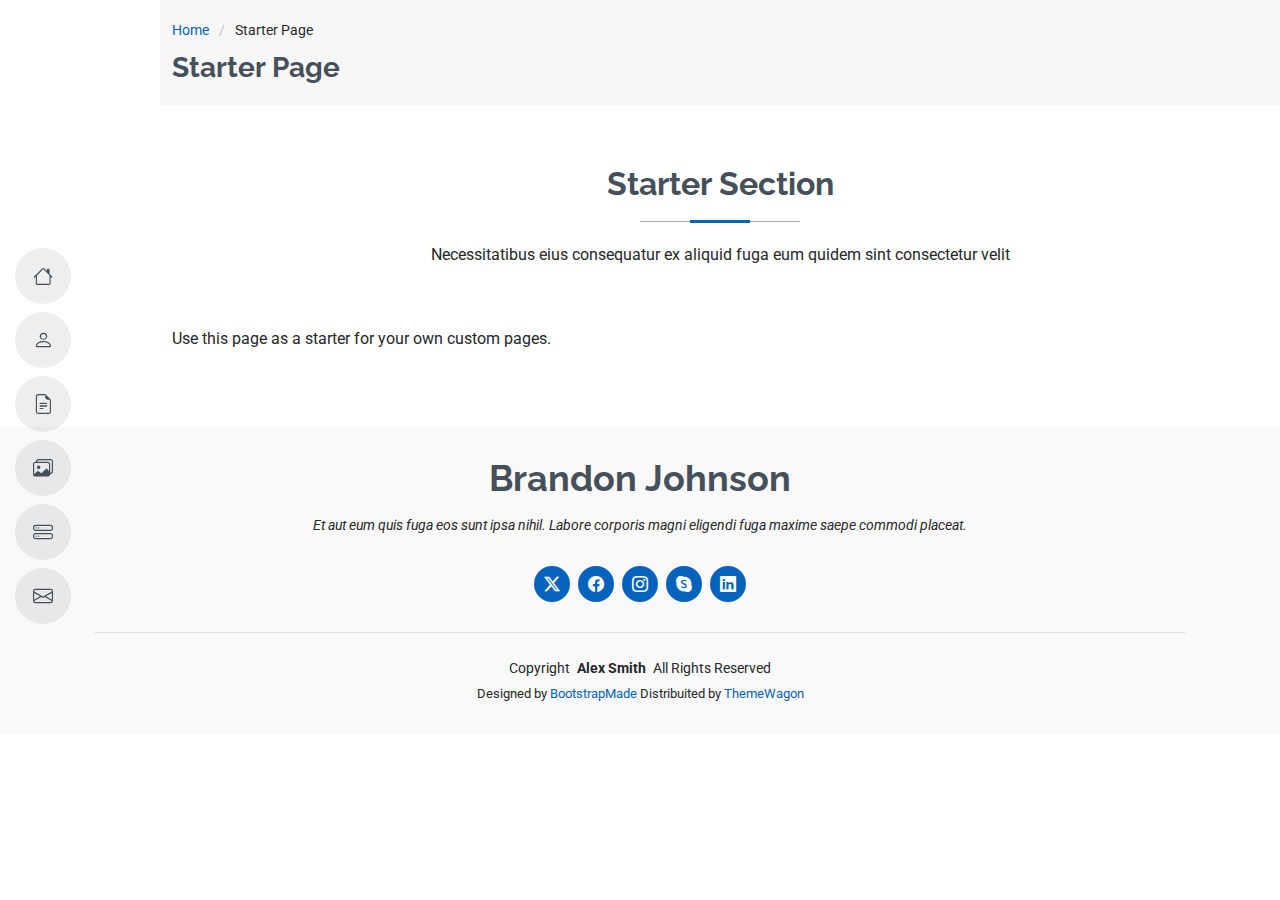
<file: starter-page.html>
<!DOCTYPE html>
<html lang="en">

<head>
  <meta charset="utf-8">
  <meta content="width=device-width, initial-scale=1.0" name="viewport">
  <title>Starter Page - MyResume Bootstrap Template</title>
  <meta content="" name="description">
  <meta content="" name="keywords">

  <!-- Favicons -->
  <link href="assets/img/favicon.png" rel="icon">
  <link href="assets/img/apple-touch-icon.png" rel="apple-touch-icon">

  <!-- Fonts -->
  <link href="https://fonts.googleapis.com" rel="preconnect">
  <link href="https://fonts.gstatic.com" rel="preconnect" crossorigin>
  <link href="https://fonts.googleapis.com/css2?family=Roboto:ital,wght@0,100;0,300;0,400;0,500;0,700;0,900;1,100;1,300;1,400;1,500;1,700;1,900&family=Poppins:ital,wght@0,100;0,200;0,300;0,400;0,500;0,600;0,700;0,800;0,900;1,100;1,200;1,300;1,400;1,500;1,600;1,700;1,800;1,900&family=Raleway:ital,wght@0,100;0,200;0,300;0,400;0,500;0,600;0,700;0,800;0,900;1,100;1,200;1,300;1,400;1,500;1,600;1,700;1,800;1,900&display=swap" rel="stylesheet">

  <!-- Vendor CSS Files -->
  <link href="assets/vendor/bootstrap/css/bootstrap.min.css" rel="stylesheet">
  <link href="assets/vendor/bootstrap-icons/bootstrap-icons.css" rel="stylesheet">
  <link href="assets/vendor/aos/aos.css" rel="stylesheet">
  <link href="assets/vendor/glightbox/css/glightbox.min.css" rel="stylesheet">
  <link href="assets/vendor/swiper/swiper-bundle.min.css" rel="stylesheet">

  <!-- Main CSS File -->
  <link href="assets/css/main.css" rel="stylesheet">

  <!-- =======================================================
  * Template Name: MyResume
  * Template URL: https://bootstrapmade.com/free-html-bootstrap-template-my-resume/
  * Updated: Jun 29 2024 with Bootstrap v5.3.3
  * Author: BootstrapMade.com
  * License: https://bootstrapmade.com/license/
  ======================================================== -->
</head>

<body class="starter-page-page">

  <header id="header" class="header d-flex flex-column justify-content-center">

    <i class="header-toggle d-xl-none bi bi-list"></i>

    <nav id="navmenu" class="navmenu">
      <ul>
        <li><a href="#hero"><i class="bi bi-house navicon"></i><span>Home</span></a></li>
        <li><a href="#about"><i class="bi bi-person navicon"></i><span>About</span></a></li>
        <li><a href="#resume"><i class="bi bi-file-earmark-text navicon"></i><span>Resume</span></a></li>
        <li><a href="#portfolio"><i class="bi bi-images navicon"></i><span>Portfolio</span></a></li>
        <li><a href="#services"><i class="bi bi-hdd-stack navicon"></i><span>Services</span></a></li>
        <li><a href="#contact"><i class="bi bi-envelope navicon"></i><span>Contact</span></a></li>
      </ul>
    </nav>

  </header>

  <main class="main">

    <!-- Page Title -->
    <div class="page-title" data-aos="fade">
      <div class="container">
        <nav class="breadcrumbs">
          <ol>
            <li><a href="index.html">Home</a></li>
            <li class="current">Starter Page</li>
          </ol>
        </nav>
        <h1>Starter Page</h1>
      </div>
    </div><!-- End Page Title -->

    <!-- Starter Section Section -->
    <section id="starter-section" class="starter-section section">

      <!-- Section Title -->
      <div class="container section-title" data-aos="fade-up">
        <h2>Starter Section</h2>
        <p>Necessitatibus eius consequatur ex aliquid fuga eum quidem sint consectetur velit</p>
      </div><!-- End Section Title -->

      <div class="container" data-aos="fade-up">
        <p>Use this page as a starter for your own custom pages.</p>
      </div>

    </section><!-- /Starter Section Section -->

  </main>

  <footer id="footer" class="footer position-relative light-background">
    <div class="container">
      <h3 class="sitename">Brandon Johnson</h3>
      <p>Et aut eum quis fuga eos sunt ipsa nihil. Labore corporis magni eligendi fuga maxime saepe commodi placeat.</p>
      <div class="social-links d-flex justify-content-center">
        <a href=""><i class="bi bi-twitter-x"></i></a>
        <a href=""><i class="bi bi-facebook"></i></a>
        <a href=""><i class="bi bi-instagram"></i></a>
        <a href=""><i class="bi bi-skype"></i></a>
        <a href=""><i class="bi bi-linkedin"></i></a>
      </div>
      <div class="container">
        <div class="copyright">
          <span>Copyright</span> <strong class="px-1 sitename">Alex Smith</strong> <span>All Rights Reserved</span>
        </div>
        <div class="credits">
          <!-- All the links in the footer should remain intact. -->
          <!-- You can delete the links only if you've purchased the pro version. -->
          <!-- Licensing information: https://bootstrapmade.com/license/ -->
          <!-- Purchase the pro version with working PHP/AJAX contact form: [buy-url] -->
          Designed by <a href="https://bootstrapmade.com/">BootstrapMade</a> Distribuited by <a href="https://themewagon.com">ThemeWagon</a>
        </div>
      </div>
    </div>
  </footer>

  <!-- Scroll Top -->
  <a href="#" id="scroll-top" class="scroll-top d-flex align-items-center justify-content-center"><i class="bi bi-arrow-up-short"></i></a>

  <!-- Preloader -->
  <div id="preloader"></div>

  <!-- Vendor JS Files -->
  <script src="assets/vendor/bootstrap/js/bootstrap.bundle.min.js"></script>
  <script src="assets/vendor/php-email-form/validate.js"></script>
  <script src="assets/vendor/aos/aos.js"></script>
  <script src="assets/vendor/typed.js/typed.umd.js"></script>
  <script src="assets/vendor/purecounter/purecounter_vanilla.js"></script>
  <script src="assets/vendor/waypoints/noframework.waypoints.js"></script>
  <script src="assets/vendor/glightbox/js/glightbox.min.js"></script>
  <script src="assets/vendor/imagesloaded/imagesloaded.pkgd.min.js"></script>
  <script src="assets/vendor/isotope-layout/isotope.pkgd.min.js"></script>
  <script src="assets/vendor/swiper/swiper-bundle.min.js"></script>

  <!-- Main JS File -->
  <script src="assets/js/main.js"></script>

</body>

</html>
</file>
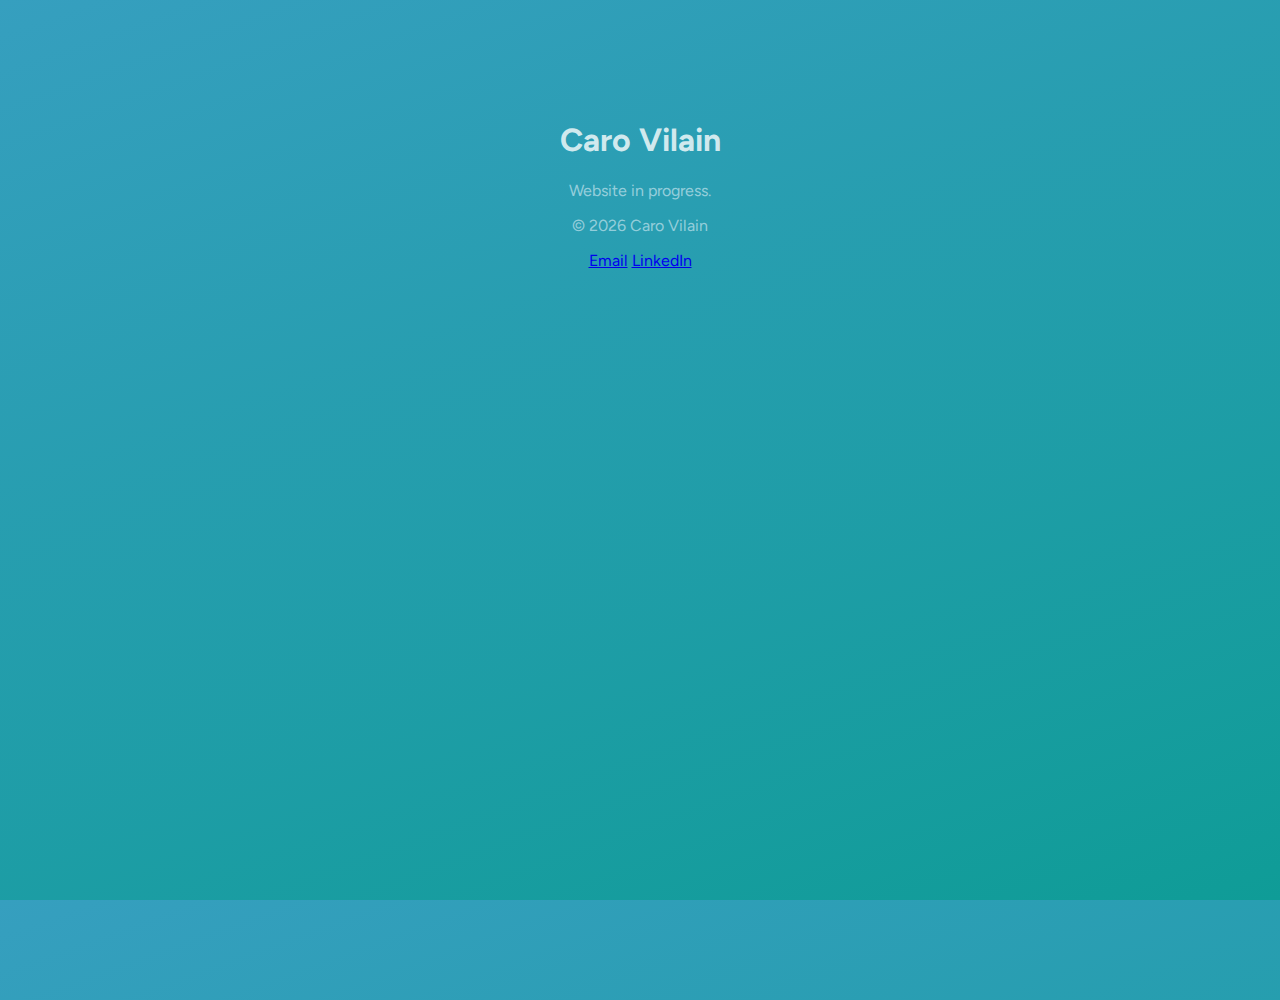
<file: welcome.html>
<!DOCTYPE html>
<html>
<head>
  <!-- Google tag (gtag.js) -->
<script async src="https://www.googletagmanager.com/gtag/js?id=G-5P8RHDNV4W"></script>
<script>
  window.dataLayer = window.dataLayer || [];
  function gtag(){dataLayer.push(arguments);}
  gtag('js', new Date());

  gtag('config', 'G-5P8RHDNV4W');
</script>

  <title>Login page</title>

  <link rel="preconnect" href="https://fonts.googleapis.com">
<link rel="preconnect" href="https://fonts.gstatic.com" crossorigin>
<link href="https://fonts.googleapis.com/css2?family=Figtree:ital,wght@0,300..900;1,300..900&family=Outfit:wght@100..900&display=swap" rel="stylesheet">
  <style>
    /* Ensure the full page is used */
    html, body {
      height: 100%;
      margin: 0;
      padding: 0;
  font-family: "Figtree", sans-serif;
  font-optical-sizing: auto;
  font-weight: <weight>;
  font-style: normal;

    }

    body {
      font-family: 'Figtree', sans-serif;
      color: rgba(255, 255, 255, 0.805);
      background: linear-gradient(160deg, rgba(54, 159, 191, 1) 0%, rgb(15, 156, 151) 100%);
      text-align: center;
      padding-top: 100px;
    }

    p {
      color: rgba(240, 248, 255, 0.551);
    }

  </style>
</head>
<body>

  <h1>Caro Vilain</h2>
  <p>Website in progress.</p>
  
</body>
  <footer>
  <div class="footer-line"></div>
  <p>© 2026 Caro Vilain</p>
  <div class="footer-links">
    <a href="mailto:carovilain@micloud.com">Email</a>
    <a href="https://www.linkedin.com/in/caro-vilain-037748b7" target="_blank">LinkedIn</a>
  </div>
</footer>
</html>
</file>
<file: style.css>
/* style.css */
* { box-sizing: border-box; }

  h1 { font-weight: 350; font-size: 1.8rem; margin: 0 0 10px 0; letter-spacing: 1px; }
  
html, body {
  min-height: 100%;
  margin: 0;
  padding: 0;
  font-family: "Figtree", sans-serif;
}

body {
  color: #ffffff;
  /* Change this ONE line to update the whole site */
  background: linear-gradient(160deg, #00b4d8 0%, #0077b6 100%);
  background-attachment: fixed;
  text-align: center;
}

nav {
  width: 100%;
  padding: 30px;
  text-align: center;
}

nav a {
  color: white;
  text-decoration: none;
  margin: 0 12px;
  font-weight: 400;
  font-size: 0.9rem;
  letter-spacing: 0.5px;
  transition: opacity 0.3s;
}

nav a:hover {
  opacity: 0.6;
}

video {
  transition: opacity 0.3s ease;
  cursor: pointer;
}

video:hover {
  filter: brightness(1.1);
}

footer {
  width: 100%;
  padding: 60px 20px;
  text-align: center;
  margin-top: 40px;
}

.footer-line {
  width: 40px;
  height: 1px;
  background: rgba(255, 255, 255, 0.3);
  margin: 0 auto 30px auto;
}

footer p {
  font-size: 0.75rem;
  letter-spacing: 1px;
  text-transform: uppercase;
  color: rgba(255, 255, 255, 0.5);
  margin-bottom: 15px;
}

.footer-links a {
  color: rgba(255, 255, 255, 0.7);
  text-decoration: none;
  font-size: 0.8rem;
  margin: 0 10px;
  transition: color 0.3s;
}

.footer-links a:hover {
  color: #fff;
}
</file>
<file: assets/css/main.css>
/**
* Template Name: MyResume
* Template URL: https://bootstrapmade.com/free-html-bootstrap-template-my-resume/
* Updated: Jun 29 2024 with Bootstrap v5.3.3
* Author: BootstrapMade.com
* License: https://bootstrapmade.com/license/
*/

/*--------------------------------------------------------------
# Font & Color Variables
# Help: https://bootstrapmade.com/color-system/
--------------------------------------------------------------*/
/* Fonts */
:root {
  --default-font: "Roboto",  system-ui, -apple-system, "Segoe UI", Roboto, "Helvetica Neue", Arial, "Noto Sans", "Liberation Sans", sans-serif, "Apple Color Emoji", "Segoe UI Emoji", "Segoe UI Symbol", "Noto Color Emoji";
  --heading-font: "Raleway",  sans-serif;
  --nav-font: "Poppins",  sans-serif;
}

/* Global Colors - The following color variables are used throughout the website. Updating them here will change the color scheme of the entire website */
:root { 
  --background-color: #ffffff; /* Background color for the entire website, including individual sections */
  --default-color: #272829; /* Default color used for the majority of the text content across the entire website */
  --heading-color: #45505b; /* Color for headings, subheadings and title throughout the website */
  --accent-color: #0563bb; /* Accent color that represents your brand on the website. It's used for buttons, links, and other elements that need to stand out */
  --surface-color: #ffffff; /* The surface color is used as a background of boxed elements within sections, such as cards, icon boxes, or other elements that require a visual separation from the global background. */
  --contrast-color: #ffffff; /* Contrast color for text, ensuring readability against backgrounds of accent, heading, or default colors. */
}

/* Nav Menu Colors - The following color variables are used specifically for the navigation menu. They are separate from the global colors to allow for more customization options */
:root {
  --nav-color: #45505b;  /* The default color of the main navmenu links */
  --nav-hover-color: #0563bb; /* Applied to main navmenu links when they are hovered over or active */
  --nav-mobile-background-color: #ffffff; /* Used as the background color for mobile navigation menu */
  --nav-dropdown-background-color: #ffffff; /* Used as the background color for dropdown items that appear when hovering over primary navigation items */
  --nav-dropdown-color: #212529; /* Used for navigation links of the dropdown items in the navigation menu. */
  --nav-dropdown-hover-color: #0563bb; /* Similar to --nav-hover-color, this color is applied to dropdown navigation links when they are hovered over. */
}

/* Color Presets - These classes override global colors when applied to any section or element, providing reuse of the sam color scheme. */

.light-background {
  --background-color: #f9f9f9;
  --surface-color: #ffffff;
}

.dark-background {
  --background-color: #060606;
  --default-color: #ffffff;
  --heading-color: #ffffff;
  --surface-color: #252525;
  --contrast-color: #ffffff;
}

/* Smooth scroll */
:root {
  scroll-behavior: smooth;
}

/*--------------------------------------------------------------
# General Styling & Shared Classes
--------------------------------------------------------------*/
body {
  color: var(--default-color);
  background-color: var(--background-color);
  font-family: var(--default-font);
}

a {
  color: var(--accent-color);
  text-decoration: none;
  transition: 0.3s;
}

a:hover {
  color: color-mix(in srgb, var(--accent-color), transparent 25%);
  text-decoration: none;
}

h1,
h2,
h3,
h4,
h5,
h6 {
  color: var(--heading-color);
  font-family: var(--heading-font);
}

/* PHP Email Form Messages
------------------------------*/
.php-email-form .error-message {
  display: none;
  background: #df1529;
  color: #ffffff;
  text-align: left;
  padding: 15px;
  margin-bottom: 24px;
  font-weight: 600;
}

.php-email-form .sent-message {
  display: none;
  color: #ffffff;
  background: #059652;
  text-align: center;
  padding: 15px;
  margin-bottom: 24px;
  font-weight: 600;
}

.php-email-form .loading {
  display: none;
  background: var(--surface-color);
  text-align: center;
  padding: 15px;
  margin-bottom: 24px;
}

.php-email-form .loading:before {
  content: "";
  display: inline-block;
  border-radius: 50%;
  width: 24px;
  height: 24px;
  margin: 0 10px -6px 0;
  border: 3px solid var(--accent-color);
  border-top-color: var(--surface-color);
  animation: php-email-form-loading 1s linear infinite;
}

@keyframes php-email-form-loading {
  0% {
    transform: rotate(0deg);
  }

  100% {
    transform: rotate(360deg);
  }
}

/*--------------------------------------------------------------
# Global Header
--------------------------------------------------------------*/
.header {
  color: var(--default-color);
  position: fixed;
  top: 0;
  left: 0;
  bottom: 0;
  padding: 0 15px;
  transition: all ease-in-out 0.3s;
  overflow-y: auto;
  z-index: 997;
  min-width: 200px;
}

@media (max-width: 1199px) {
  .header {
    background-color: var(--background-color);
    border-right: 1px solid color-mix(in srgb, var(--default-color), transparent 90%);
    width: 300px;
    left: -100%;
  }
}

@media (min-width: 1200px) and (max-width: 1600px) {
  .header~main {
    margin-left: 160px;
  }

  .header~main .hero {
    margin-left: -160px;
    width: 100vw;
  }
}

.header.header-show {
  left: 0;
}

.header .header-toggle {
  color: var(--contrast-color);
  background-color: var(--accent-color);
  font-size: 22px;
  display: flex;
  align-items: center;
  justify-content: center;
  width: 40px;
  height: 40px;
  border-radius: 50%;
  cursor: pointer;
  position: fixed;
  top: 15px;
  right: 15px;
  z-index: 9999;
  transition: background-color 0.3s;
}

.header .header-toggle:hover {
  color: var(--contrast-color);
  background-color: color-mix(in srgb, var(--accent-color) 90%, white 15%);
}

/*--------------------------------------------------------------
# Navigation Menu
--------------------------------------------------------------*/
.navmenu {
  padding: 0;
  z-index: 9997;
}

.navmenu ul {
  list-style: none;
  padding: 0 0 20px 0;
  margin: 0;
  width: 140px;
}

.navmenu a,
.navmenu a:focus {
  color: var(--nav-color);
  font-family: var(--nav-font);
  display: flex;
  align-items: center;
  padding: 10px 18px;
  margin-bottom: 8px;
  font-size: 15px;
  border-radius: 50px;
  background: color-mix(in srgb, var(--default-color), transparent 92%);
  height: 56px;
  width: 100%;
  overflow: hidden;
  transition: 0.3s;
}

.navmenu a i,
.navmenu a:focus i {
  font-size: 20px;
}

.navmenu a span,
.navmenu a:focus span {
  padding: 0 5px 0 7px;
}

@media (min-width: 992px) {

  .navmenu a,
  .navmenu a:focus {
    max-width: 56px;
  }

  .navmenu a span,
  .navmenu a:focus span {
    display: none;
  }
}

.navmenu a:hover,
.navmenu .active,
.navmenu .active:focus,
.navmenu li:hover>a {
  color: var(--contrast-color);
  background: var(--nav-hover-color);
}

.navmenu a:hover,
.navmenu li:hover>a {
  max-width: 100%;
  color: var(--contrast-color);
}

.navmenu a:hover span,
.navmenu li:hover>a span {
  display: block;
}

/*--------------------------------------------------------------
# Global Footer
--------------------------------------------------------------*/
.footer {
  color: var(--default-color);
  background-color: var(--background-color);
  font-size: 14px;
  text-align: center;
  padding: 30px 0;
  position: relative;
}

.footer h3 {
  font-size: 36px;
  font-weight: 700;
  position: relative;
  padding: 0;
  margin: 0 0 15px 0;
}

.footer p {
  font-size: 15;
  font-style: italic;
  padding: 0;
  margin: 0 0 30px 0;
}

.footer .social-links {
  margin: 0 0 30px 0;
}

.footer .social-links a {
  font-size: 16px;
  display: flex;
  align-items: center;
  justify-content: center;
  background: var(--accent-color);
  color: var(--contrast-color);
  line-height: 1;
  margin: 0 4px;
  border-radius: 50%;
  text-align: center;
  width: 36px;
  height: 36px;
  transition: 0.3s;
}

.footer .social-links a:hover {
  background: color-mix(in srgb, var(--accent-color), transparent 20%);
  text-decoration: none;
}

.footer .copyright {
  padding-top: 25px;
  border-top: 1px solid color-mix(in srgb, var(--default-color), transparent 90%);
}

.footer .credits {
  font-size: 13px;
  padding-top: 5px;
}

/*--------------------------------------------------------------
# Preloader
--------------------------------------------------------------*/
#preloader {
  position: fixed;
  inset: 0;
  z-index: 999999;
  overflow: hidden;
  background: var(--background-color);
  transition: all 0.6s ease-out;
}

#preloader:before {
  content: "";
  position: fixed;
  top: calc(50% - 30px);
  left: calc(50% - 30px);
  border: 6px solid #ffffff;
  border-color: var(--accent-color) transparent var(--accent-color) transparent;
  border-radius: 50%;
  width: 60px;
  height: 60px;
  animation: animate-preloader 1.5s linear infinite;
}

@keyframes animate-preloader {
  0% {
    transform: rotate(0deg);
  }

  100% {
    transform: rotate(360deg);
  }
}

/*--------------------------------------------------------------
# Scroll Top Button
--------------------------------------------------------------*/
.scroll-top {
  position: fixed;
  visibility: hidden;
  opacity: 0;
  right: 15px;
  bottom: -15px;
  z-index: 99999;
  background-color: var(--accent-color);
  width: 44px;
  height: 44px;
  border-radius: 50px;
  transition: all 0.4s;
}

.scroll-top i {
  font-size: 24px;
  color: var(--contrast-color);
  line-height: 0;
}

.scroll-top:hover {
  background-color: color-mix(in srgb, var(--accent-color), transparent 20%);
  color: var(--contrast-color);
}

.scroll-top.active {
  visibility: visible;
  opacity: 1;
  bottom: 15px;
}

/*--------------------------------------------------------------
# Disable aos animation delay on mobile devices
--------------------------------------------------------------*/
@media screen and (max-width: 768px) {
  [data-aos-delay] {
    transition-delay: 0 !important;
  }
}

/*--------------------------------------------------------------
# Global Page Titles & Breadcrumbs
--------------------------------------------------------------*/
.page-title {
  --background-color: color-mix(in srgb, var(--default-color), transparent 96%);
  color: var(--default-color);
  background-color: var(--background-color);
  padding: 20px 0;
  position: relative;
}

.page-title h1 {
  font-size: 28px;
  font-weight: 700;
  margin: 0;
}

.page-title .breadcrumbs ol {
  display: flex;
  flex-wrap: wrap;
  list-style: none;
  padding: 0 0 10px 0;
  margin: 0;
  font-size: 14px;
  font-weight: 400;
}

.page-title .breadcrumbs ol li+li {
  padding-left: 10px;
}

.page-title .breadcrumbs ol li+li::before {
  content: "/";
  display: inline-block;
  padding-right: 10px;
  color: color-mix(in srgb, var(--default-color), transparent 70%);
}

/*--------------------------------------------------------------
# Global Sections
--------------------------------------------------------------*/
section,
.section {
  color: var(--default-color);
  background-color: var(--background-color);
  padding: 60px 0;
  overflow: clip;
}

/*--------------------------------------------------------------
# Global Section Titles
--------------------------------------------------------------*/
.section-title {
  text-align: center;
  padding-bottom: 60px;
  position: relative;
}

.section-title h2 {
  font-size: 32px;
  font-weight: 700;
  margin-bottom: 20px;
  padding-bottom: 20px;
  position: relative;
}

.section-title h2:before {
  content: "";
  position: absolute;
  display: block;
  width: 160px;
  height: 1px;
  background: color-mix(in srgb, var(--default-color), transparent 60%);
  left: 0;
  right: 0;
  bottom: 1px;
  margin: auto;
}

.section-title h2::after {
  content: "";
  position: absolute;
  display: block;
  width: 60px;
  height: 3px;
  background: var(--accent-color);
  left: 0;
  right: 0;
  bottom: 0;
  margin: auto;
}

.section-title p {
  margin-bottom: 0;
}

/*--------------------------------------------------------------
# Hero Section
--------------------------------------------------------------*/
.hero {
  width: 100%;
  min-height: 100vh;
  position: relative;
  padding: 80px 0;
  display: flex;
  align-items: center;
  justify-content: center;
}

.hero img {
  position: absolute;
  inset: 0;
  display: block;
  width: 100%;
  height: 100%;
  object-fit: cover;
  z-index: 1;
}

.hero:before {
  content: "";
  background: color-mix(in srgb, var(--background-color), transparent 30%);
  position: absolute;
  inset: 0;
  z-index: 2;
}

.hero .container {
  position: relative;
  z-index: 3;
}

.hero h2 {
  margin: 0;
  font-size: 64px;
  font-weight: 700;
}

.hero p {
  margin: 5px 0 0 0;
  font-size: 26px;
}

.hero p span {
  letter-spacing: 1px;
  border-bottom: 2px solid var(--accent-color);
}

.hero .social-links {
  margin-top: 25px;
}

.hero .social-links a {
  font-size: 20px;
  display: inline-block;
  color: color-mix(in srgb, var(--default-color), transparent 30%);
  line-height: 1;
  margin-right: 20px;
  transition: 0.3s;
}

.hero .social-links a:hover {
  color: var(--accent-color);
}

@media (max-width: 768px) {
  .hero h2 {
    font-size: 32px;
  }

  .hero p {
    font-size: 20px;
  }
}

/*--------------------------------------------------------------
# About Section
--------------------------------------------------------------*/
.about .content h2 {
  font-weight: 700;
  font-size: 24px;
}

.about .content ul {
  list-style: none;
  padding: 0;
}

.about .content ul li {
  margin-bottom: 20px;
  display: flex;
  align-items: center;
}

.about .content ul strong {
  margin-right: 10px;
}

.about .content ul i {
  font-size: 16px;
  margin-right: 5px;
  color: var(--accent-color);
  line-height: 0;
}

/*--------------------------------------------------------------
# Stats Section
--------------------------------------------------------------*/
.stats i {
  background-color: var(--accent-color);
  color: var(--contrast-color);
  width: 54px;
  height: 54px;
  font-size: 24px;
  border-radius: 50px;
  display: inline-flex;
  align-items: center;
  justify-content: center;
  position: relative;
  z-index: 1;
}

.stats .stats-item {
  margin-top: 10px;
  width: 100%;
  position: relative;
  text-align: center;
  z-index: 0;
}

.stats .stats-item span {
  font-size: 36px;
  display: block;
  font-weight: 700;
  color: color-mix(in srgb, var(--default-color), transparent 20%);
}

.stats .stats-item p {
  padding: 0;
  margin: 0;
  color: color-mix(in srgb, var(--default-color), transparent 50%);
  font-size: 16px;
}

/*--------------------------------------------------------------
# Skills Section
--------------------------------------------------------------*/
.skills .progress {
  height: 60px;
  display: block;
  background: none;
  border-radius: 0;
}

.skills .progress .skill {
  color: var(--heading-color);
  padding: 0;
  margin: 0 0 6px 0;
  text-transform: uppercase;
  display: block;
  font-weight: 600;
  font-family: var(--heading-font);
}

.skills .progress .skill .val {
  float: right;
  font-style: normal;
}

.skills .progress-bar-wrap {
  background: color-mix(in srgb, var(--default-color), transparent 90%);
  height: 10px;
}

.skills .progress-bar {
  width: 1px;
  height: 10px;
  transition: 0.9s;
  background-color: var(--accent-color);
}

/*--------------------------------------------------------------
# Resume Section
--------------------------------------------------------------*/
.resume .resume-title {
  color: var(--heading-color);
  font-size: 26px;
  font-weight: 700;
  margin-top: 20px;
  margin-bottom: 20px;
}

.resume .resume-item {
  padding: 0 0 20px 20px;
  margin-top: -2px;
  border-left: 2px solid var(--accent-color);
  position: relative;
}

.resume .resume-item h4 {
  line-height: 18px;
  font-size: 18px;
  font-weight: 600;
  text-transform: uppercase;
  color: color-mix(in srgb, var(--default-color), transparent 20%);
  margin-bottom: 10px;
}

.resume .resume-item h5 {
  font-size: 16px;
  padding: 5px 15px;
  display: inline-block;
  font-weight: 600;
  margin-bottom: 10px;
}

.resume .resume-item ul {
  padding-left: 20px;
}

.resume .resume-item ul li {
  padding-bottom: 10px;
}

.resume .resume-item:last-child {
  padding-bottom: 0;
}

.resume .resume-item::before {
  content: "";
  position: absolute;
  width: 16px;
  height: 16px;
  border-radius: 50px;
  left: -9px;
  top: 0;
  background: var(--background-color);
  border: 2px solid var(--accent-color);
}

/*--------------------------------------------------------------
# Portfolio Section
--------------------------------------------------------------*/
.portfolio .portfolio-filters {
  padding: 0;
  margin: 0 auto 20px auto;
  list-style: none;
  text-align: center;
}

.portfolio .portfolio-filters li {
  cursor: pointer;
  display: inline-block;
  padding: 8px 20px 10px 20px;
  margin: 0;
  font-size: 15px;
  font-weight: 500;
  line-height: 1;
  margin-bottom: 5px;
  border-radius: 50px;
  transition: all 0.3s ease-in-out;
  font-family: var(--heading-font);
}

.portfolio .portfolio-filters li:hover,
.portfolio .portfolio-filters li.filter-active {
  color: var(--contrast-color);
  background-color: var(--accent-color);
}

.portfolio .portfolio-filters li:first-child {
  margin-left: 0;
}

.portfolio .portfolio-filters li:last-child {
  margin-right: 0;
}

@media (max-width: 575px) {
  .portfolio .portfolio-filters li {
    font-size: 14px;
    margin: 0 0 10px 0;
  }
}

.portfolio .portfolio-item {
  position: relative;
  overflow: hidden;
}

.portfolio .portfolio-item .portfolio-info {
  opacity: 0;
  position: absolute;
  left: 12px;
  right: 12px;
  bottom: -100%;
  z-index: 3;
  transition: all ease-in-out 0.5s;
  background: color-mix(in srgb, var(--background-color), transparent 10%);
  padding: 15px;
}

.portfolio .portfolio-item .portfolio-info h4 {
  font-size: 18px;
  font-weight: 600;
  padding-right: 50px;
}

.portfolio .portfolio-item .portfolio-info p {
  color: color-mix(in srgb, var(--default-color), transparent 30%);
  font-size: 14px;
  margin-bottom: 0;
  padding-right: 50px;
}

.portfolio .portfolio-item .portfolio-info .preview-link,
.portfolio .portfolio-item .portfolio-info .details-link {
  position: absolute;
  right: 50px;
  font-size: 24px;
  top: calc(50% - 14px);
  color: color-mix(in srgb, var(--default-color), transparent 30%);
  transition: 0.3s;
  line-height: 0;
}

.portfolio .portfolio-item .portfolio-info .preview-link:hover,
.portfolio .portfolio-item .portfolio-info .details-link:hover {
  color: var(--accent-color);
}

.portfolio .portfolio-item .portfolio-info .details-link {
  right: 14px;
  font-size: 28px;
}

.portfolio .portfolio-item:hover .portfolio-info {
  opacity: 1;
  bottom: 0;
}

/*--------------------------------------------------------------
# Services Section
--------------------------------------------------------------*/
.services .service-item {
  background-color: var(--surface-color);
  box-shadow: 0px 5px 90px 0px rgba(0, 0, 0, 0.1);
  height: 100%;
  padding: 60px 30px;
  text-align: center;
  transition: 0.3s;
  border-radius: 5px;
}

.services .service-item .icon {
  margin: 0 auto;
  width: 100px;
  height: 100px;
  display: flex;
  align-items: center;
  justify-content: center;
  transition: ease-in-out 0.3s;
  position: relative;
}

.services .service-item .icon i {
  font-size: 36px;
  transition: 0.5s;
  position: relative;
}

.services .service-item .icon svg {
  position: absolute;
  top: 0;
  left: 0;
}

.services .service-item .icon svg path {
  transition: 0.5s;
  fill: color-mix(in srgb, var(--default-color), transparent 95%);
}

.services .service-item h3 {
  font-weight: 700;
  margin: 10px 0 15px 0;
  font-size: 22px;
}

.services .service-item p {
  line-height: 24px;
  font-size: 14px;
  margin-bottom: 0;
}

.services .service-item:hover {
  box-shadow: 0px 5px 35px 0px rgba(0, 0, 0, 0.1);
}

.services .service-item.item-cyan i {
  color: #0dcaf0;
}

.services .service-item.item-cyan:hover .icon i {
  color: #fff;
}

.services .service-item.item-cyan:hover .icon path {
  fill: #0dcaf0;
}

.services .service-item.item-orange i {
  color: #fd7e14;
}

.services .service-item.item-orange:hover .icon i {
  color: #fff;
}

.services .service-item.item-orange:hover .icon path {
  fill: #fd7e14;
}

.services .service-item.item-teal i {
  color: #20c997;
}

.services .service-item.item-teal:hover .icon i {
  color: #fff;
}

.services .service-item.item-teal:hover .icon path {
  fill: #20c997;
}

.services .service-item.item-red i {
  color: #df1529;
}

.services .service-item.item-red:hover .icon i {
  color: #fff;
}

.services .service-item.item-red:hover .icon path {
  fill: #df1529;
}

.services .service-item.item-indigo i {
  color: #6610f2;
}

.services .service-item.item-indigo:hover .icon i {
  color: #fff;
}

.services .service-item.item-indigo:hover .icon path {
  fill: #6610f2;
}

.services .service-item.item-pink i {
  color: #f3268c;
}

.services .service-item.item-pink:hover .icon i {
  color: #fff;
}

.services .service-item.item-pink:hover .icon path {
  fill: #f3268c;
}

/*--------------------------------------------------------------
# Testimonials Section
--------------------------------------------------------------*/
.testimonials .testimonials-carousel,
.testimonials .testimonials-slider {
  overflow: hidden;
}

.testimonials .testimonial-item .testimonial-content {
  border-left: 3px solid var(--accent-color);
  padding-left: 30px;
}

.testimonials .testimonial-item .testimonial-img {
  border-radius: 50%;
  border: 4px solid var(--background-color);
  margin: 0 auto;
}

.testimonials .testimonial-item h3 {
  font-size: 20px;
  font-weight: bold;
  margin: 10px 0 5px 0;
}

.testimonials .testimonial-item h4 {
  font-size: 14px;
  color: color-mix(in srgb, var(--default-color), transparent 40%);
  margin: 0 0 10px 0;
}

.testimonials .testimonial-item .stars i {
  color: #ffc107;
  margin: 0 1px;
}

.testimonials .testimonial-item .quote-icon-left,
.testimonials .testimonial-item .quote-icon-right {
  color: color-mix(in srgb, var(--accent-color), transparent 50%);
  font-size: 26px;
  line-height: 0;
}

.testimonials .testimonial-item .quote-icon-left {
  display: inline-block;
  left: -5px;
  position: relative;
}

.testimonials .testimonial-item .quote-icon-right {
  display: inline-block;
  right: -5px;
  position: relative;
  top: 10px;
  transform: scale(-1, -1);
}

.testimonials .testimonial-item p {
  font-style: italic;
}

.testimonials .swiper-wrapper {
  height: auto;
}

.testimonials .swiper-pagination {
  margin-top: 30px;
  position: relative;
}

.testimonials .swiper-pagination .swiper-pagination-bullet {
  width: 12px;
  height: 12px;
  background-color: color-mix(in srgb, var(--default-color), transparent 85%);
  opacity: 1;
}

.testimonials .swiper-pagination .swiper-pagination-bullet-active {
  background-color: var(--accent-color);
}

/*--------------------------------------------------------------
# Contact Section
--------------------------------------------------------------*/
.contact .info-item+.info-item {
  margin-top: 40px;
}

.contact .info-item i {
  color: var(--accent-color);
  background: color-mix(in srgb, var(--accent-color), transparent 92%);
  font-size: 20px;
  width: 44px;
  height: 44px;
  display: flex;
  justify-content: center;
  align-items: center;
  border-radius: 50px;
  transition: all 0.3s ease-in-out;
  margin-right: 15px;
}

.contact .info-item h3 {
  padding: 0;
  font-size: 18px;
  font-weight: 700;
  margin-bottom: 5px;
}

.contact .info-item p {
  padding: 0;
  margin-bottom: 0;
  font-size: 14px;
}

.contact .info-item:hover i {
  background: var(--accent-color);
  color: var(--contrast-color);
}

.contact .php-email-form {
  height: 100%;
}

.contact .php-email-form input[type=text],
.contact .php-email-form input[type=email],
.contact .php-email-form textarea {
  font-size: 14px;
  padding: 10px 15px;
  box-shadow: none;
  border-radius: 0;
  color: var(--default-color);
  background-color: color-mix(in srgb, var(--background-color), transparent 50%);
  border-color: color-mix(in srgb, var(--default-color), transparent 80%);
}

.contact .php-email-form input[type=text]:focus,
.contact .php-email-form input[type=email]:focus,
.contact .php-email-form textarea:focus {
  border-color: var(--accent-color);
}

.contact .php-email-form input[type=text]::placeholder,
.contact .php-email-form input[type=email]::placeholder,
.contact .php-email-form textarea::placeholder {
  color: color-mix(in srgb, var(--default-color), transparent 70%);
}

.contact .php-email-form button[type=submit] {
  color: var(--contrast-color);
  background: var(--accent-color);
  border: 0;
  padding: 10px 30px;
  transition: 0.4s;
  border-radius: 50px;
}

.contact .php-email-form button[type=submit]:hover {
  background: color-mix(in srgb, var(--accent-color), transparent 25%);
}

/*--------------------------------------------------------------
# Portfolio Details Section
--------------------------------------------------------------*/
.portfolio-details .portfolio-details-slider img {
  width: 100%;
}

.portfolio-details .swiper-wrapper {
  height: auto;
}

.portfolio-details .swiper-button-prev,
.portfolio-details .swiper-button-next {
  width: 48px;
  height: 48px;
}

.portfolio-details .swiper-button-prev:after,
.portfolio-details .swiper-button-next:after {
  color: rgba(255, 255, 255, 0.8);
  background-color: rgba(0, 0, 0, 0.15);
  font-size: 24px;
  border-radius: 50%;
  width: 48px;
  height: 48px;
  display: flex;
  align-items: center;
  justify-content: center;
  transition: 0.3s;
}

.portfolio-details .swiper-button-prev:hover:after,
.portfolio-details .swiper-button-next:hover:after {
  background-color: rgba(0, 0, 0, 0.3);
}

@media (max-width: 575px) {

  .portfolio-details .swiper-button-prev,
  .portfolio-details .swiper-button-next {
    display: none;
  }
}

.portfolio-details .swiper-pagination {
  margin-top: 20px;
  position: relative;
}

.portfolio-details .swiper-pagination .swiper-pagination-bullet {
  width: 10px;
  height: 10px;
  background-color: color-mix(in srgb, var(--default-color), transparent 85%);
  opacity: 1;
}

.portfolio-details .swiper-pagination .swiper-pagination-bullet-active {
  background-color: var(--accent-color);
}

.portfolio-details .portfolio-info h3 {
  font-size: 22px;
  font-weight: 700;
  margin-bottom: 20px;
  padding-bottom: 20px;
  position: relative;
}

.portfolio-details .portfolio-info h3:after {
  content: "";
  position: absolute;
  display: block;
  width: 50px;
  height: 3px;
  background: var(--accent-color);
  left: 0;
  bottom: 0;
}

.portfolio-details .portfolio-info ul {
  list-style: none;
  padding: 0;
  font-size: 15px;
}

.portfolio-details .portfolio-info ul li {
  display: flex;
  flex-direction: column;
  padding-bottom: 15px;
}

.portfolio-details .portfolio-info ul strong {
  text-transform: uppercase;
  font-weight: 400;
  color: color-mix(in srgb, var(--default-color), transparent 50%);
  font-size: 14px;
}

.portfolio-details .portfolio-info .btn-visit {
  padding: 8px 40px;
  background: var(--accent-color);
  color: var(--contrast-color);
  border-radius: 50px;
  transition: 0.3s;
}

.portfolio-details .portfolio-info .btn-visit:hover {
  background: color-mix(in srgb, var(--accent-color), transparent 20%);
}

.portfolio-details .portfolio-description h2 {
  font-size: 26px;
  font-weight: 700;
  margin-bottom: 20px;
}

.portfolio-details .portfolio-description p {
  padding: 0;
}

.portfolio-details .portfolio-description .testimonial-item {
  padding: 30px 30px 0 30px;
  position: relative;
  background: color-mix(in srgb, var(--default-color), transparent 97%);
  margin-bottom: 50px;
}

.portfolio-details .portfolio-description .testimonial-item .testimonial-img {
  width: 90px;
  border-radius: 50px;
  border: 6px solid var(--background-color);
  float: left;
  margin: 0 10px 0 0;
}

.portfolio-details .portfolio-description .testimonial-item h3 {
  font-size: 18px;
  font-weight: bold;
  margin: 15px 0 5px 0;
  padding-top: 20px;
}

.portfolio-details .portfolio-description .testimonial-item h4 {
  font-size: 14px;
  color: #6c757d;
  margin: 0;
}

.portfolio-details .portfolio-description .testimonial-item .quote-icon-left,
.portfolio-details .portfolio-description .testimonial-item .quote-icon-right {
  color: color-mix(in srgb, var(--accent-color), transparent 50%);
  font-size: 26px;
  line-height: 0;
}

.portfolio-details .portfolio-description .testimonial-item .quote-icon-left {
  display: inline-block;
  left: -5px;
  position: relative;
}

.portfolio-details .portfolio-description .testimonial-item .quote-icon-right {
  display: inline-block;
  right: -5px;
  position: relative;
  top: 10px;
  transform: scale(-1, -1);
}

.portfolio-details .portfolio-description .testimonial-item p {
  font-style: italic;
  margin: 0 0 15px 0 0 0;
  padding: 0;
}

/*--------------------------------------------------------------
# Service Details Section
--------------------------------------------------------------*/
.service-details .service-box {
  padding: 20px;
  box-shadow: 0px 2px 20px rgba(0, 0, 0, 0.1);
}

.service-details .service-box+.service-box {
  margin-top: 30px;
}

.service-details .service-box h4 {
  font-size: 20px;
  font-weight: 700;
  border-bottom: 2px solid color-mix(in srgb, var(--default-color), transparent 92%);
  padding-bottom: 15px;
  margin-bottom: 15px;
}

.service-details .services-list a {
  color: color-mix(in srgb, var(--default-color), transparent 20%);
  background-color: color-mix(in srgb, var(--default-color), transparent 96%);
  display: flex;
  align-items: center;
  padding: 12px 15px;
  margin-top: 15px;
  transition: 0.3s;
}

.service-details .services-list a:first-child {
  margin-top: 0;
}

.service-details .services-list a i {
  font-size: 16px;
  margin-right: 8px;
  color: var(--accent-color);
}

.service-details .services-list a.active {
  color: var(--contrast-color);
  background-color: var(--accent-color);
}

.service-details .services-list a.active i {
  color: var(--contrast-color);
}

.service-details .services-list a:hover {
  background-color: color-mix(in srgb, var(--accent-color), transparent 95%);
  color: var(--accent-color);
}

.service-details .download-catalog a {
  color: var(--default-color);
  display: flex;
  align-items: center;
  padding: 10px 0;
  transition: 0.3s;
  border-top: 1px solid color-mix(in srgb, var(--default-color), transparent 90%);
}

.service-details .download-catalog a:first-child {
  border-top: 0;
  padding-top: 0;
}

.service-details .download-catalog a:last-child {
  padding-bottom: 0;
}

.service-details .download-catalog a i {
  font-size: 24px;
  margin-right: 8px;
  color: var(--accent-color);
}

.service-details .download-catalog a:hover {
  color: var(--accent-color);
}

.service-details .help-box {
  background-color: var(--accent-color);
  color: var(--contrast-color);
  margin-top: 30px;
  padding: 30px 15px;
}

.service-details .help-box .help-icon {
  font-size: 48px;
}

.service-details .help-box h4,
.service-details .help-box a {
  color: var(--contrast-color);
}

.service-details .services-img {
  margin-bottom: 20px;
}

.service-details h3 {
  font-size: 26px;
  font-weight: 700;
}

.service-details p {
  font-size: 15px;
}

.service-details ul {
  list-style: none;
  padding: 0;
  font-size: 15px;
}

.service-details ul li {
  padding: 5px 0;
  display: flex;
  align-items: center;
}

.service-details ul i {
  font-size: 20px;
  margin-right: 8px;
  color: var(--accent-color);
}

/*--------------------------------------------------------------
# Starter Section Section
--------------------------------------------------------------*/
.starter-section {
  /* Add your styles here */
}
</file>
